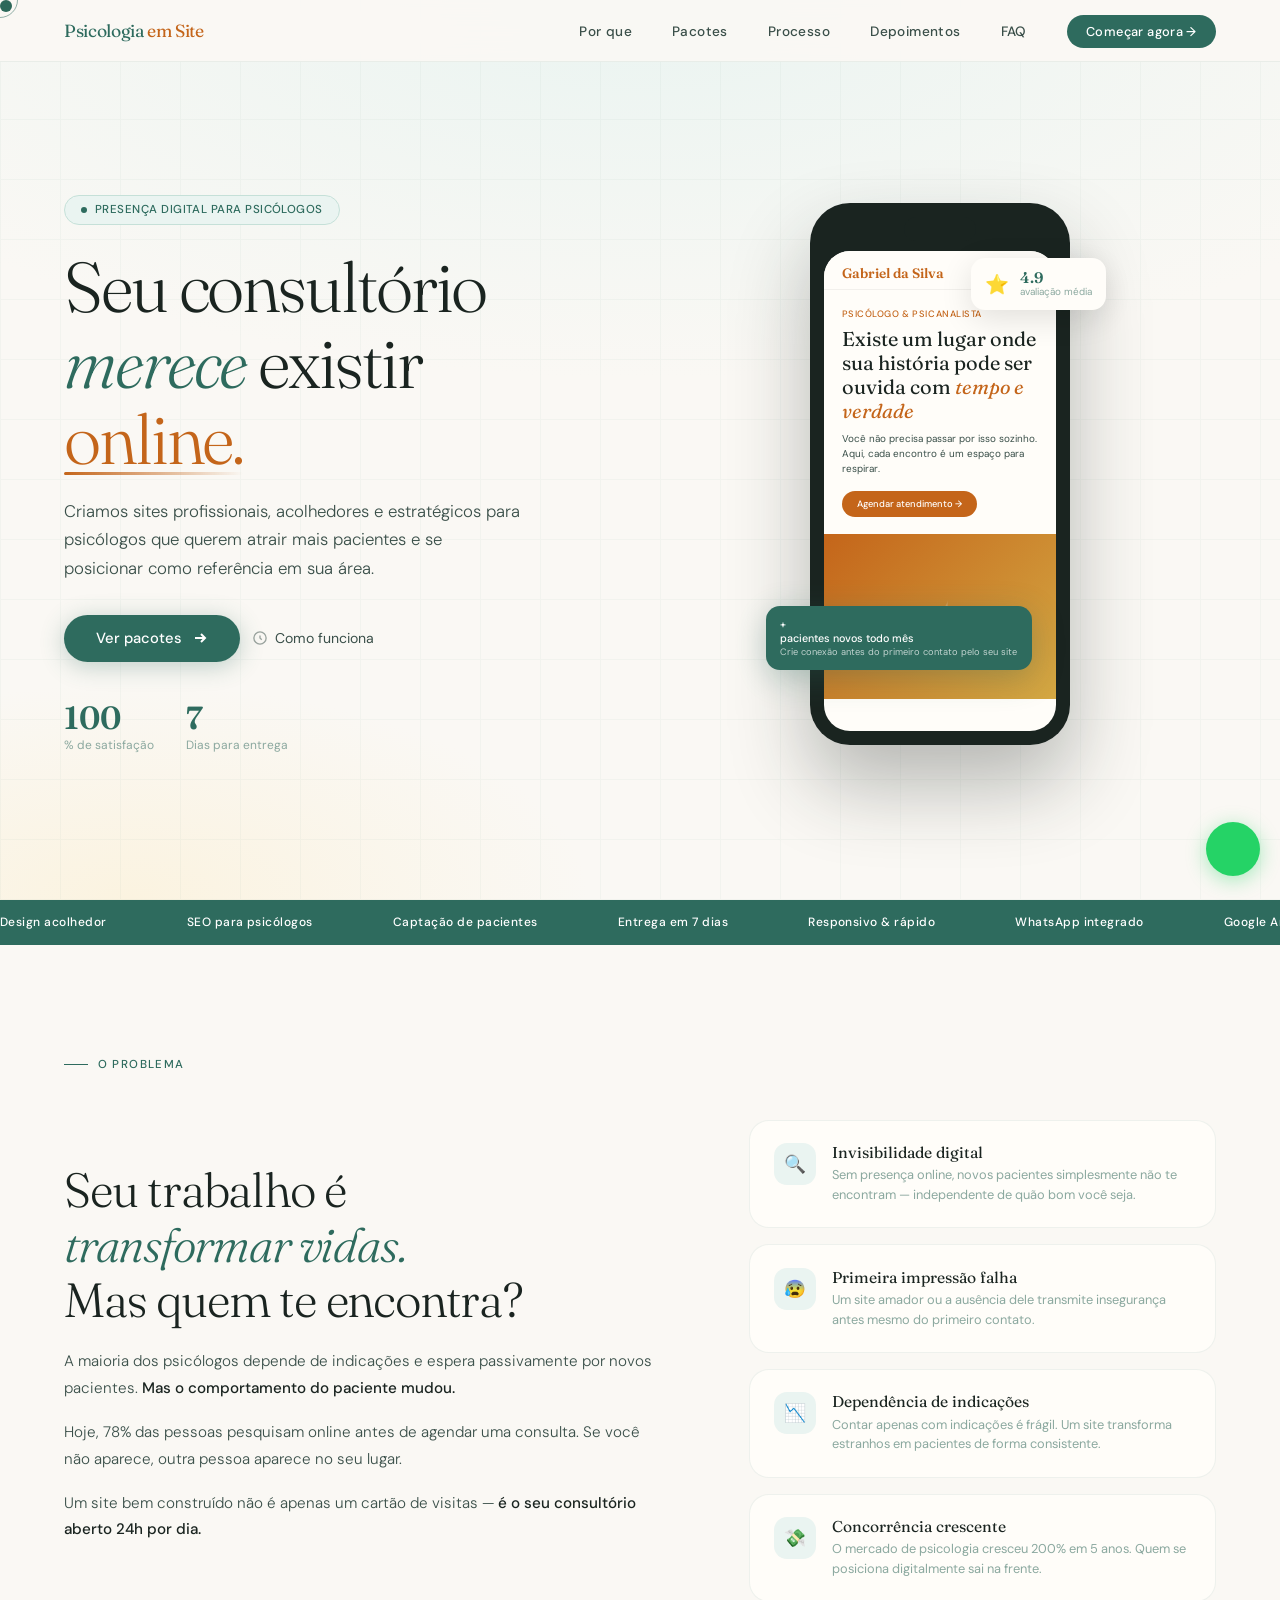
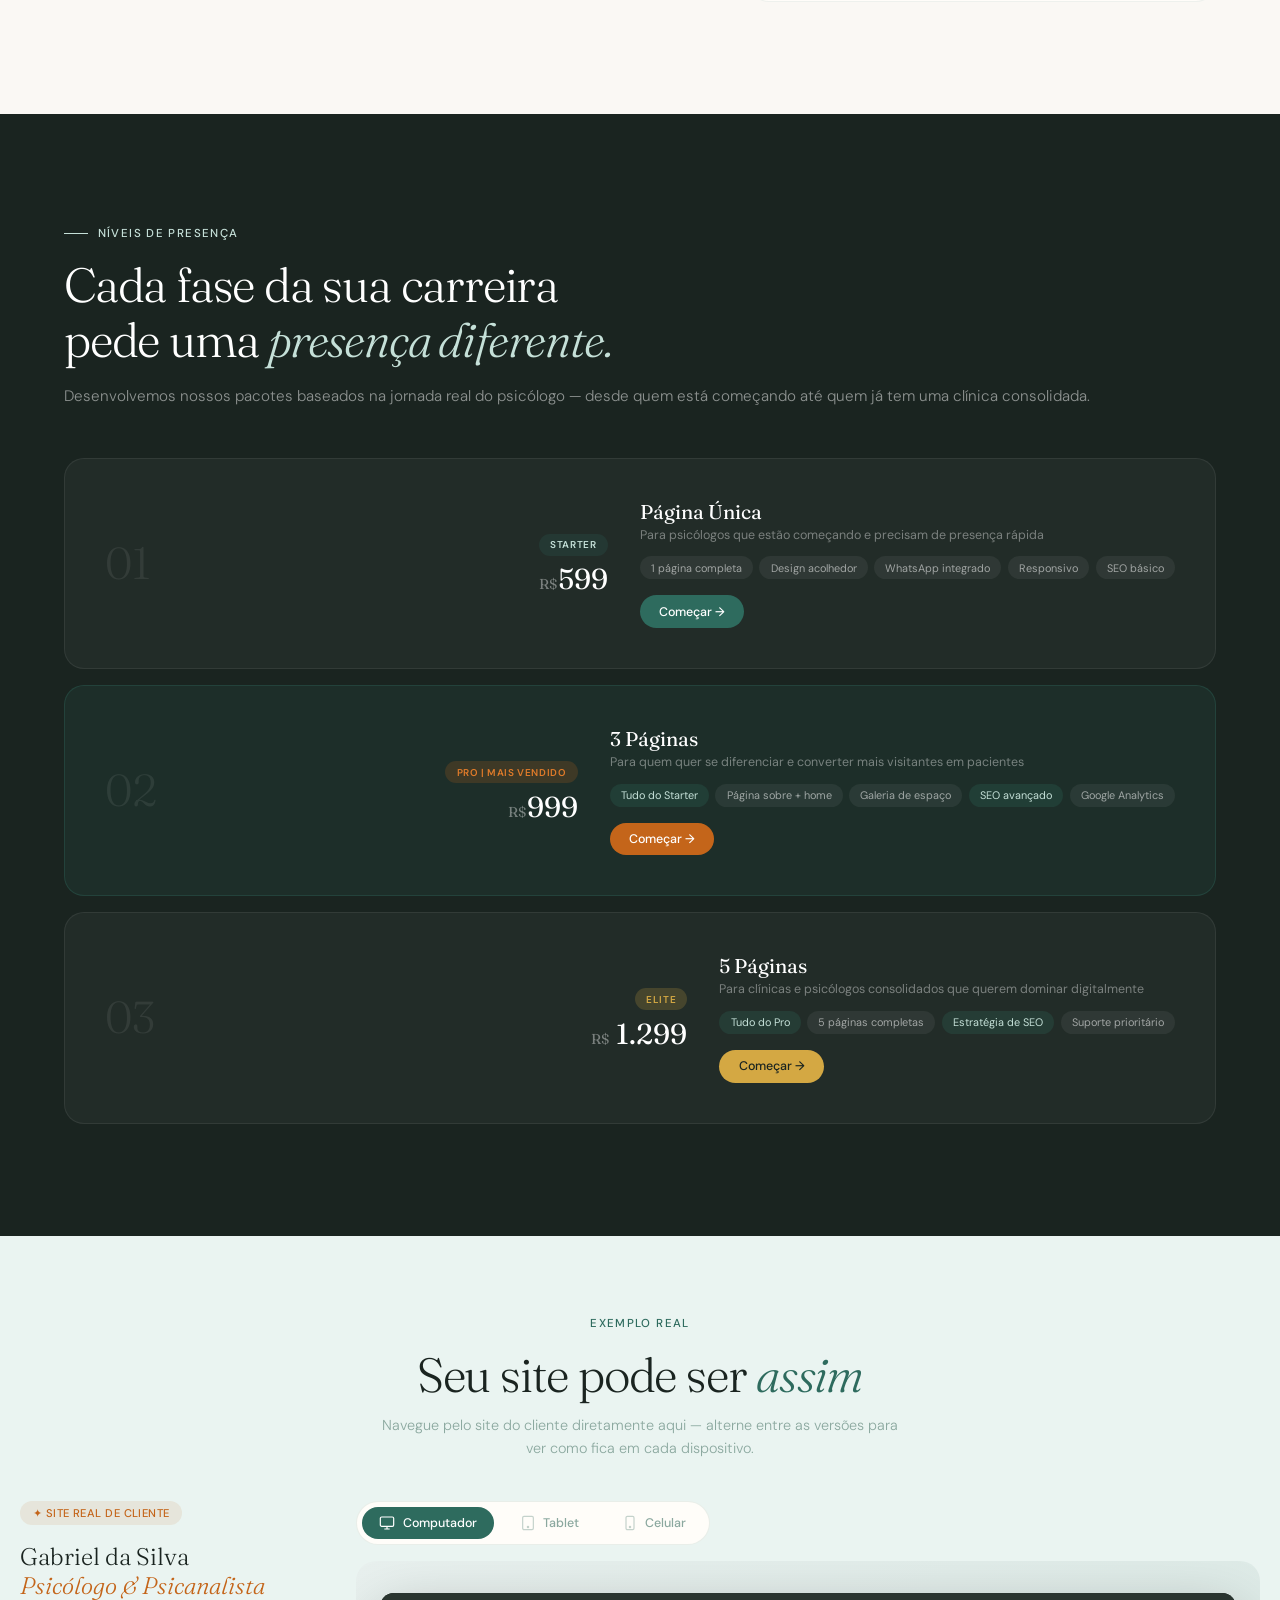
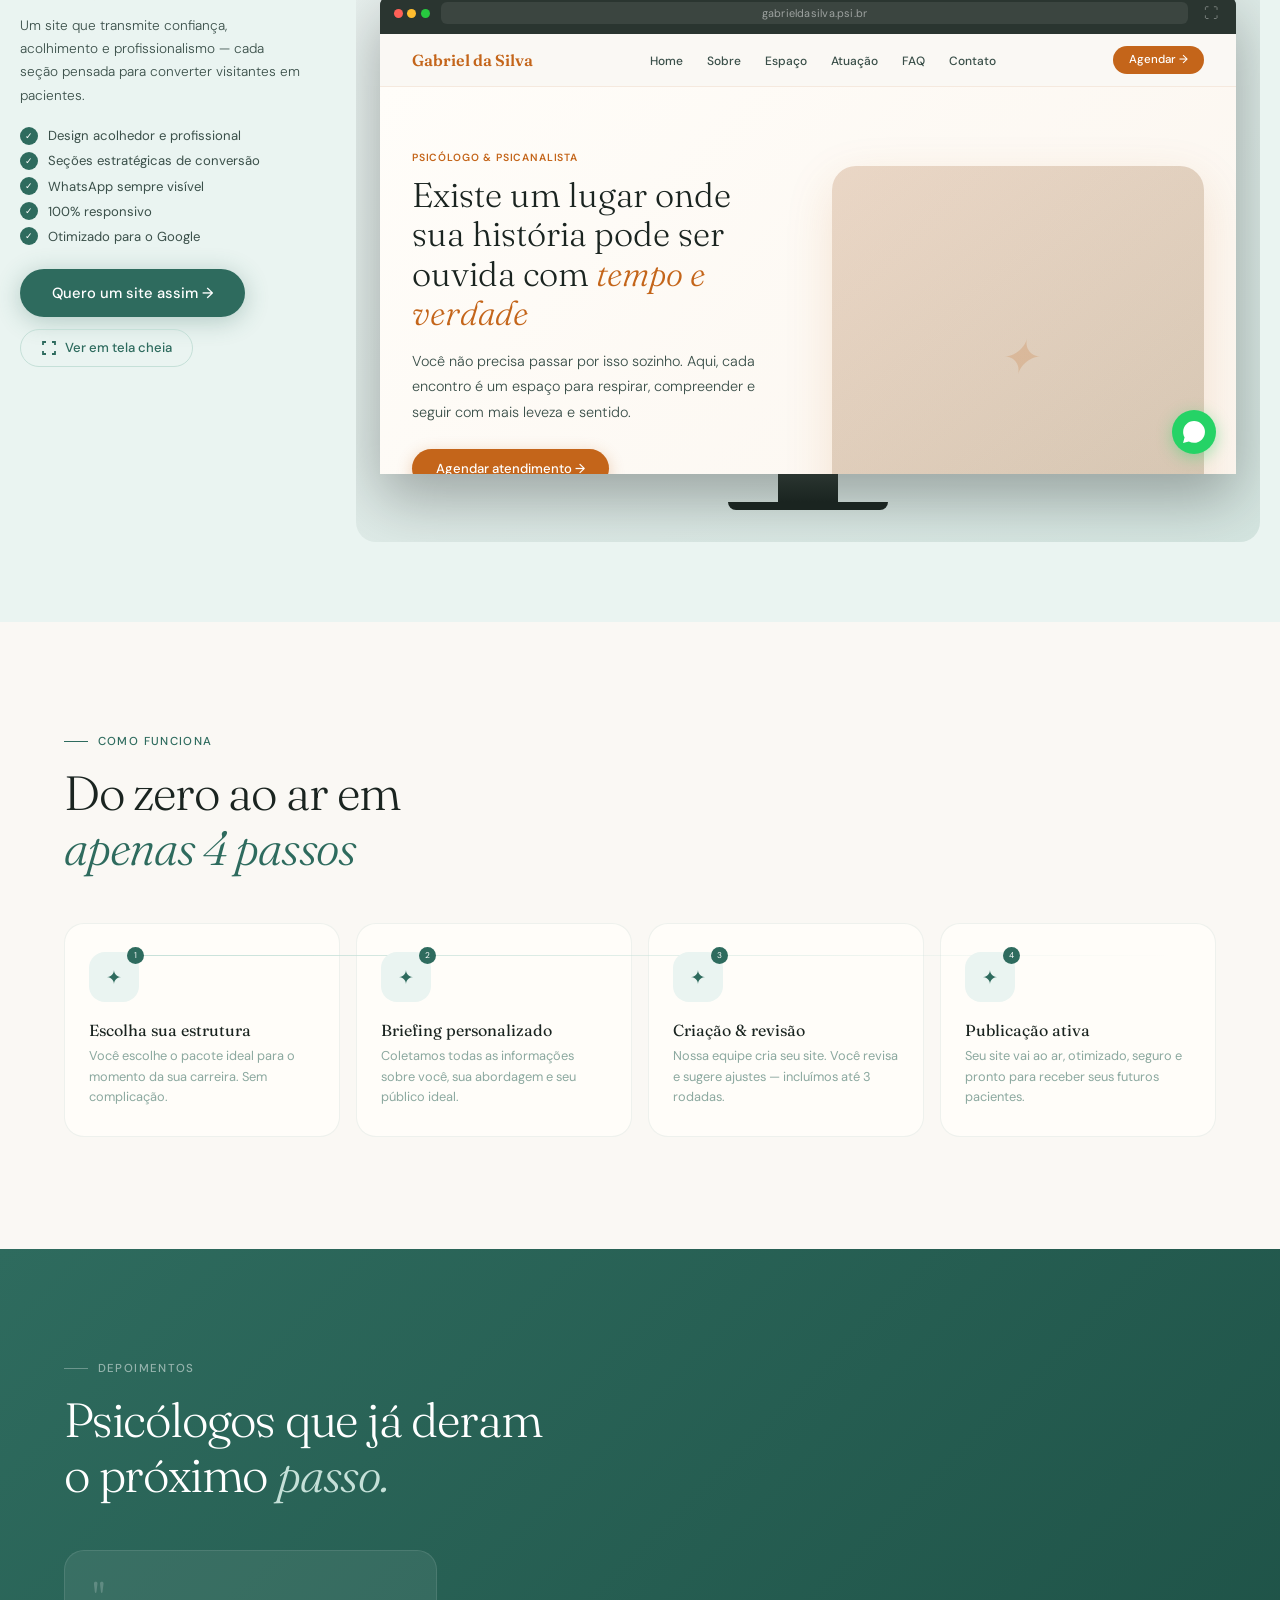
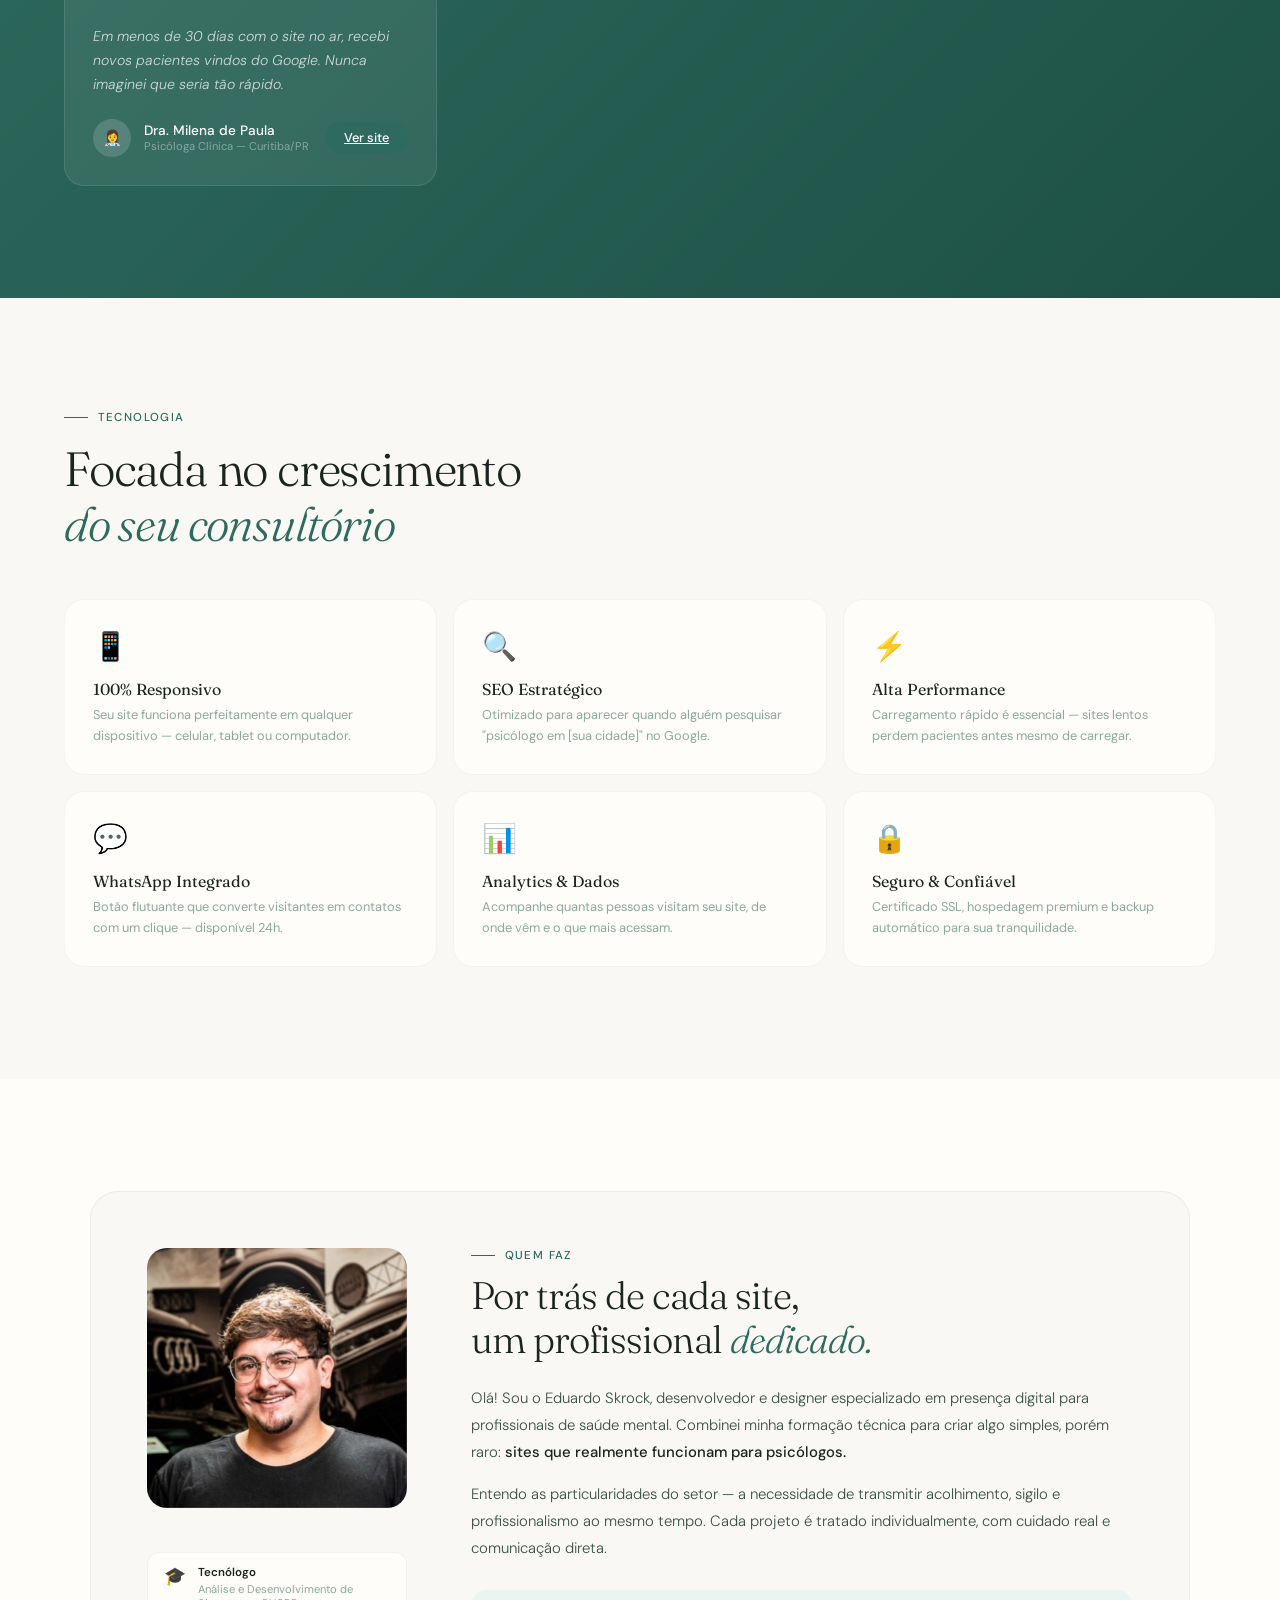
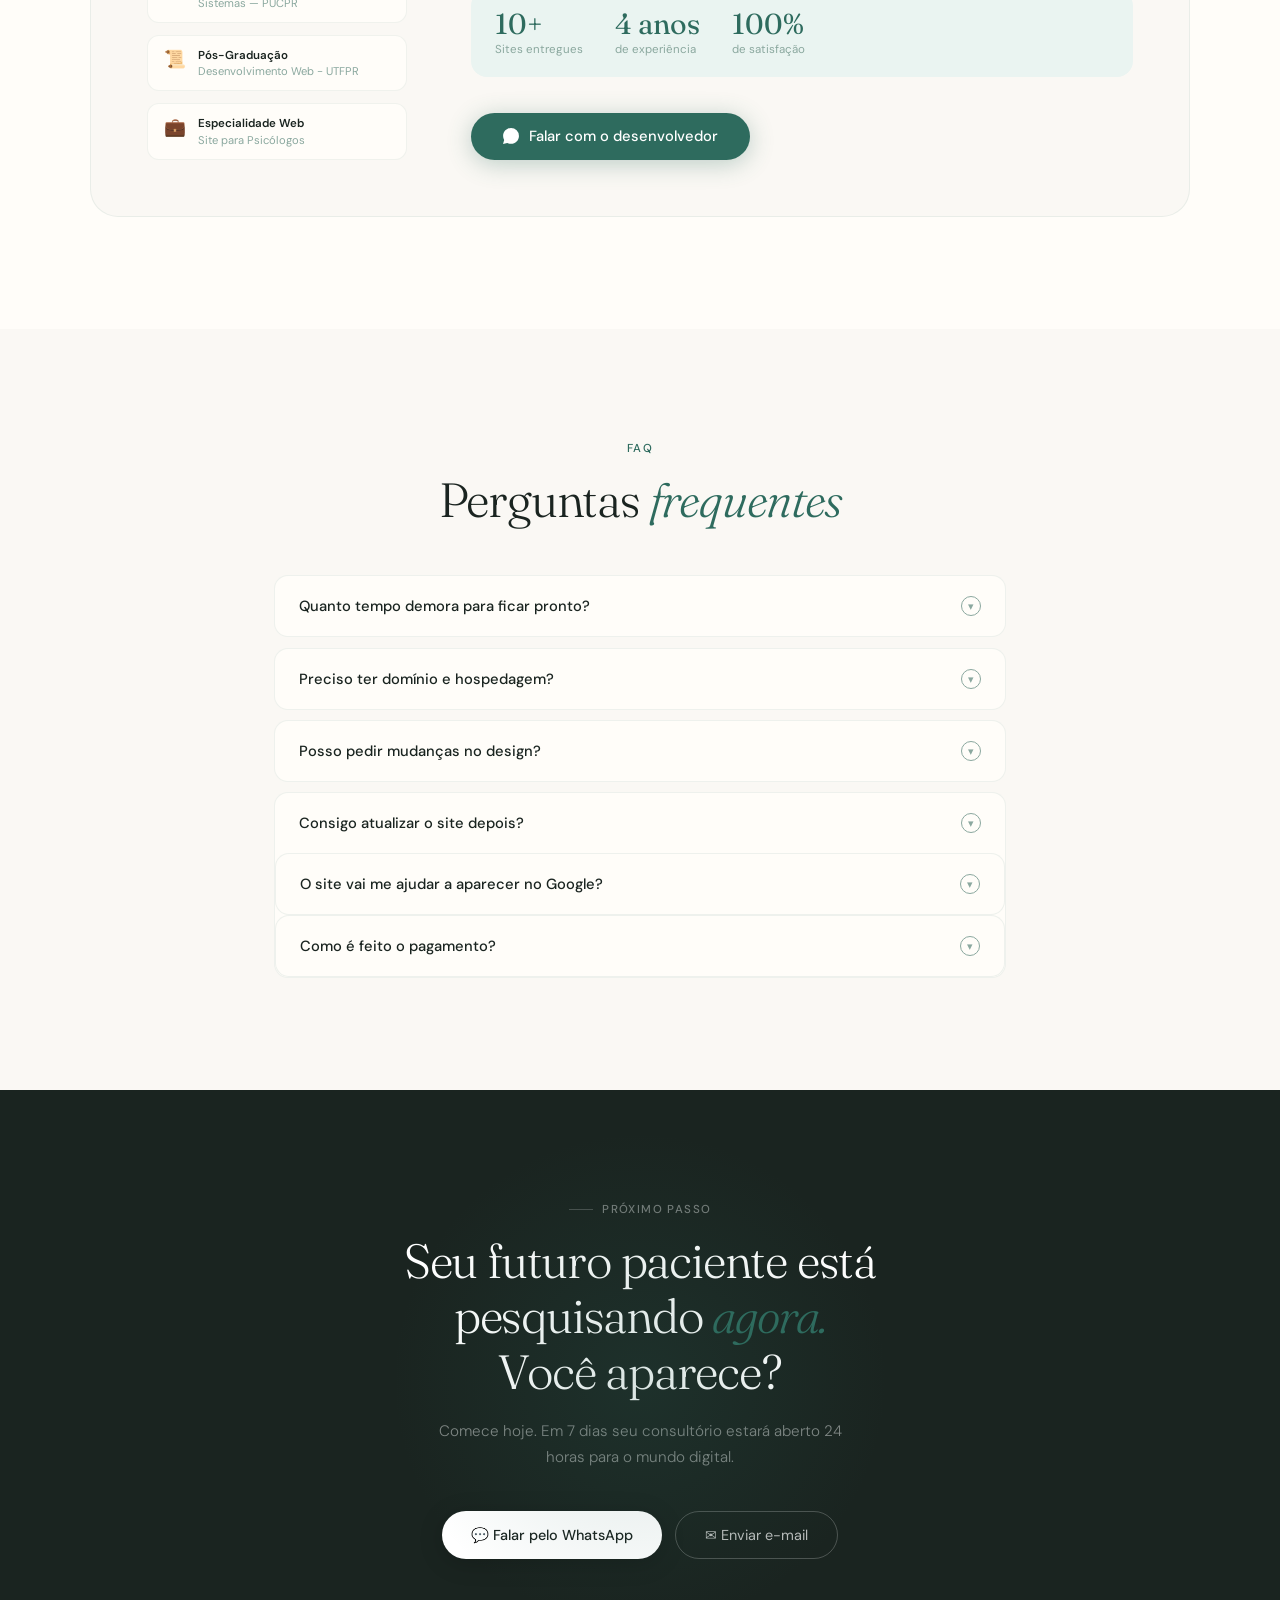
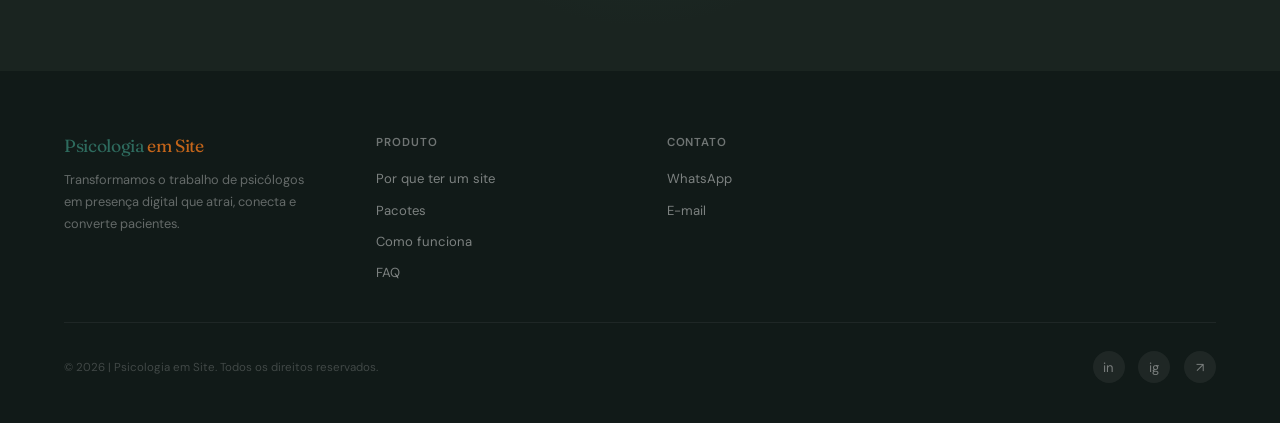
<file: index.html>
<!DOCTYPE html>
<html lang="pt-BR">
<head>
  <meta charset="UTF-8" />
  <meta name="viewport" content="width=device-width, initial-scale=1.0" />
  <meta name="description" content="Sites profissionais para psicólogos a valores acessíveis com entrega em até 7 dias. Atraia mais pacientes, construa sua presença digital e cresça seus agendamentos." />
  <title>Psicologia em Site — Presença Digital para Psicólogos</title>

  <!-- Fonts -->
  <link rel="preconnect" href="https://fonts.googleapis.com" />
  <link rel="preconnect" href="https://fonts.gstatic.com" crossorigin />
  <link href="https://fonts.googleapis.com/css2?family=Fraunces:ital,opsz,wght@0,9..144,300;0,9..144,400;0,9..144,600;1,9..144,300;1,9..144,400&family=DM+Sans:ital,opsz,wght@0,9..40,300;0,9..40,400;0,9..40,500;1,9..40,300&display=swap" rel="stylesheet" />

  <!-- Stylesheet -->
  <link rel="stylesheet" href="style.css" />
</head>
<!-- Google tag (gtag.js) -->
<script async src="https://www.googletagmanager.com/gtag/js?id=G-TWQ5ZDWWMT"></script>
<script>
  window.dataLayer = window.dataLayer || [];
  function gtag(){dataLayer.push(arguments);}
  gtag('js', new Date());

  gtag('config', 'G-TWQ5ZDWWMT');
</script>
<body>

  <!-- Custom Cursor (desktop) -->
  <div id="cursor"></div>
  <div id="cursor-ring"></div>

  <!-- Scroll Progress -->
  <div class="scroll-progress" id="scrollProgress"></div>

  <!-- ══════════════════════════════
       NAV
  ══════════════════════════════ -->
  <nav id="nav">
    <a href="#" class="nav-logo">Psicologia <span>em Site</span></a>

    <!-- Desktop links -->
    <ul class="nav-links">
      <li><a href="#por-que">Por que</a></li>
      <li><a href="#pacotes">Pacotes</a></li>
      <li><a href="#processo">Processo</a></li>
      <li><a href="#depoimentos">Depoimentos</a></li>
      <li><a href="#faq">FAQ</a></li>
      <li><a href="#contato" class="nav-cta">Começar agora →</a></li>
    </ul>

    <!-- Mobile hamburger -->
    <button class="nav-hamburger" id="hamburger" aria-label="Abrir menu">
      <span></span><span></span><span></span>
    </button>
  </nav>

  <!-- Mobile drawer -->
  <nav class="nav-drawer" id="navDrawer" aria-label="Menu mobile">
    <a href="#por-que">Por que</a>
    <a href="#pacotes">Pacotes</a>
    <a href="#processo">Processo</a>
    <a href="#depoimentos">Depoimentos</a>
    <a href="#faq">FAQ</a>
    <a href="#contato" class="drawer-cta">Começar agora →</a>
  </nav>

  <!-- ══════════════════════════════
       HERO
  ══════════════════════════════ -->
  <section class="hero">
    <div class="hero-bg"></div>
    <div class="hero-lines"></div>

    <div class="hero-left">
      <div class="hero-tag">Presença digital para psicólogos</div>

      <h1>
        Seu consultório<br/>
        <em>merece</em> existir<br/>
        <span class="accent">online.</span>
      </h1>

      <p class="hero-sub">
        Criamos sites profissionais, acolhedores e estratégicos para psicólogos que querem atrair mais pacientes e se posicionar como referência em sua área.
      </p>

      <div class="hero-actions">
        <a href="#pacotes" class="btn-primary">
          Ver pacotes
          <svg viewBox="0 0 16 16" fill="none" stroke="currentColor" stroke-width="2">
            <path d="M3 8h10M9 4l4 4-4 4"/>
          </svg>
        </a>
        <a href="#processo" class="btn-ghost">
          <svg viewBox="0 0 16 16" fill="none" stroke="currentColor" stroke-width="1.5">
            <circle cx="8" cy="8" r="7"/><path d="M8 5v3l2 2"/>
          </svg>
          Como funciona
        </a>
      </div>

      <div class="hero-stats">
        <div class="stat">
          <div class="stat-num count-up" data-target="100">0</div>
          <div class="stat-label">% de satisfação</div>
        </div>
        <div class="stat">
          <div class="stat-num count-up" data-target="7">0</div>
          <div class="stat-label">Dias para entrega</div>
        </div>
      </div>
    </div>

    <!-- Phone mockup (desktop only) -->
    <div class="hero-right">
      <div class="phone-mockup">
        <div class="phone-notch"></div>
        <div class="phone-screen">
          <div class="phone-header">
            <div class="phone-logo">Gabriel da Silva</div>
          </div>
          <div class="phone-hero-section">
            <div class="phone-tag-small">Psicólogo &amp; Psicanalista</div>
            <div class="phone-headline">
              Existe um lugar onde sua história pode ser ouvida com <em>tempo e verdade</em>
            </div>
            <div class="phone-sub-text">
              Você não precisa passar por isso sozinho. Aqui, cada encontro é um espaço para respirar.
            </div>
            <div class="phone-cta-btn">Agendar atendimento →</div>
          </div>
          <div class="phone-bottom-img">✦</div>
        </div>
        <div class="phone-floating-badge">
          <div class="badge-icon">⭐</div>
          <div class="badge-text">
            <div class="badge-num">4.9</div>
            <div class="badge-label">avaliação média</div>
          </div>
        </div>
        <div class="phone-floating-badge2">
          <div class="badge2-label">+<br/>pacientes novos todo mês</div>
          <div class="badge2-sub">Crie conexão antes do primeiro contato pelo seu site</div>
        </div>
      </div>
    </div>
  </section>

  <!-- ══════════════════════════════
       MARQUEE
  ══════════════════════════════ -->
  <div class="marquee-section">
    <div class="marquee-track" id="marqueeTrack">
      <div class="marquee-item"><strong>Design acolhedor</strong></div>
      <div class="marquee-dot"></div>
      <div class="marquee-item"><strong>SEO para psicólogos</strong></div>
      <div class="marquee-dot"></div>
      <div class="marquee-item"><strong>Captação de pacientes</strong></div>
      <div class="marquee-dot"></div>
      <div class="marquee-item"><strong>Entrega em 7 dias</strong></div>
      <div class="marquee-dot"></div>
      <div class="marquee-item"><strong>Responsivo &amp; rápido</strong></div>
      <div class="marquee-dot"></div>
      <div class="marquee-item"><strong>WhatsApp integrado</strong></div>
      <div class="marquee-dot"></div>
      <div class="marquee-item"><strong>Google Analytics</strong></div>
      <div class="marquee-dot"></div>
      <!-- Duplicate for seamless loop -->
      <div class="marquee-item"><strong>Design acolhedor</strong></div>
      <div class="marquee-dot"></div>
      <div class="marquee-item"><strong>SEO para psicólogos</strong></div>
      <div class="marquee-dot"></div>
      <div class="marquee-item"><strong>Captação de pacientes</strong></div>
      <div class="marquee-dot"></div>
      <div class="marquee-item"><strong>Entrega em 7 dias</strong></div>
      <div class="marquee-dot"></div>
      <div class="marquee-item"><strong>Responsivo &amp; rápido</strong></div>
      <div class="marquee-dot"></div>
      <div class="marquee-item"><strong>WhatsApp integrado</strong></div>
      <div class="marquee-dot"></div>
      <div class="marquee-item"><strong>Google Analytics</strong></div>
      <div class="marquee-dot"></div>
    </div>
  </div>

  <!-- ══════════════════════════════
       PROBLEM
  ══════════════════════════════ -->
  <section id="por-que">
    <div class="problem-section">
      <div class="section-tag">O problema</div>

      <div class="problem-grid">
        <div>
          <h2 class="section-title reveal">
            Seu trabalho é<br/>
            <em>transformar vidas.</em><br/>
            Mas quem te encontra?
          </h2><br>
          <div class="problem-text reveal reveal-delay-1">
            <p>A maioria dos psicólogos depende de indicações e espera passivamente por novos pacientes. <strong>Mas o comportamento do paciente mudou.</strong></p>
            <p>Hoje, 78% das pessoas pesquisam online antes de agendar uma consulta. Se você não aparece, outra pessoa aparece no seu lugar.</p>
            <p>Um site bem construído não é apenas um cartão de visitas — <strong>é o seu consultório aberto 24h por dia.</strong></p>
          </div>
        </div>

        <div class="problem-cards">
          <div class="problem-card reveal">
            <div class="problem-card-icon">🔍</div>
            <div>
              <h4>Invisibilidade digital</h4>
              <p>Sem presença online, novos pacientes simplesmente não te encontram — independente de quão bom você seja.</p>
            </div>
          </div>
          <div class="problem-card reveal reveal-delay-1">
            <div class="problem-card-icon">😰</div>
            <div>
              <h4>Primeira impressão falha</h4>
              <p>Um site amador ou a ausência dele transmite insegurança antes mesmo do primeiro contato.</p>
            </div>
          </div>
          <div class="problem-card reveal reveal-delay-2">
            <div class="problem-card-icon">📉</div>
            <div>
              <h4>Dependência de indicações</h4>
              <p>Contar apenas com indicações é frágil. Um site transforma estranhos em pacientes de forma consistente.</p>
            </div>
          </div>
          <div class="problem-card reveal reveal-delay-3">
            <div class="problem-card-icon">💸</div>
            <div>
              <h4>Concorrência crescente</h4>
              <p>O mercado de psicologia cresceu 200% em 5 anos. Quem se posiciona digitalmente sai na frente.</p>
            </div>
          </div>
        </div>
      </div>
    </div>
  </section>

  <!-- ══════════════════════════════
       STORY / LEVELS
  ══════════════════════════════ -->
  <section class="story-section" id="pacotes">
    <div style="max-width:1300px;margin:0 auto;">
      <div class="section-tag reveal">Níveis de presença</div>
      <h2 class="section-title reveal reveal-delay-1">
        Cada fase da sua carreira<br/>
        pede uma <em>presença diferente.</em>
      </h2>
      <p class="story-intro reveal reveal-delay-2">
        Desenvolvemos nossos pacotes baseados na jornada real do psicólogo — desde quem está começando até quem já tem uma clínica consolidada.
      </p>

      <div class="levels-container">

        <div class="level-card level-starter reveal">
          <div class="level-top">
            <div class="level-number">01</div>
            <div class="level-price-col">
              <div class="level-badge badge-starter">Starter</div>
              <div class="level-price"><span>R$</span>599</div>
            </div>
          </div>
          <div class="level-info">
            <h3>Página Única</h3>
            <div class="level-subtitle">Para psicólogos que estão começando e precisam de presença rápida</div>
            <div class="level-features">
              <span class="level-feat">1 página completa</span>
              <span class="level-feat">Design acolhedor</span>
              <span class="level-feat">WhatsApp integrado</span>
              <span class="level-feat">Responsivo</span>
              <span class="level-feat">SEO básico</span>
            </div>
            <a href="https://wa.me/5541988707816?text=Olá!%20Tenho%20interesse%20no%20pacote%20Starter%20(Página%20Única)" class="level-cta-btn cta-sage" target="_blank" rel="noopener">
              Começar →
            </a>
          </div>
        </div>

        <div class="level-card level-pro featured reveal reveal-delay-1">
          <div class="level-top">
            <div class="level-number">02</div>
            <div class="level-price-col">
              <div class="level-badge badge-pro">PRO | Mais vendido</div>
              <div class="level-price"><span>R$</span>999</div>
            </div>
          </div>
          <div class="level-info">
            <h3>3 Páginas</h3>
            <div class="level-subtitle">Para quem quer se diferenciar e converter mais visitantes em pacientes</div>
            <div class="level-features">
              <span class="level-feat highlight">Tudo do Starter</span>
              <span class="level-feat">Página sobre + home</span>
              <span class="level-feat">Galeria de espaço</span>
              <span class="level-feat highlight">SEO avançado</span>
              <span class="level-feat">Google Analytics</span>
            </div>
            <a href="https://wa.me/5541988707816?text=Olá!%20Tenho%20interesse%20no%20pacote%20Pro%20(2%20Páginas)" class="level-cta-btn cta-clay" target="_blank" rel="noopener">
              Começar →
            </a>
          </div>
        </div>

        <div class="level-card level-elite reveal reveal-delay-2">
          <div class="level-top">
            <div class="level-number">03</div>
            <div class="level-price-col">
              <div class="level-badge badge-elite">Elite</div>
              <div class="level-price"><span>R$</span> 1.299</div>
            </div>
          </div>
          <div class="level-info">
            <h3>5 Páginas</h3>
            <div class="level-subtitle">Para clínicas e psicólogos consolidados que querem dominar digitalmente</div>
            <div class="level-features">
              <span class="level-feat highlight">Tudo do Pro</span>
              <span class="level-feat">5 páginas completas</span>
              <span class="level-feat highlight">Estratégia de SEO</span>
              <span class="level-feat">Suporte prioritário</span>
            </div>
            <a href="https://wa.me/5541988707816?text=Olá!%20Tenho%20interesse%20no%20pacote%20Elite%20(5%20Páginas)" class="level-cta-btn cta-gold" target="_blank" rel="noopener">
              Começar →
            </a>
          </div>
        </div>

      </div>
    </div>
  </section>

  <!-- ══════════════════════════════
       PREVIEW (interactive device switcher)
  ══════════════════════════════ -->
  <section class="preview-section" id="preview">
    <div class="preview-inner">

      <!-- Header -->
      <div class="preview-header">
        <div class="section-tag">Exemplo real</div>
        <h2 class="section-title reveal">Seu site pode ser <em>assim</em></h2>
        <p class="preview-subtitle reveal reveal-delay-1">Navegue pelo site do cliente diretamente aqui — alterne entre as versões para ver como fica em cada dispositivo.</p>
      </div>

      <!-- Left text col + Device viewer -->
      <div class="preview-wrap reveal">

        <!-- Info column -->
        <div class="preview-info">
          <div class="preview-badge">✦ Site real de cliente</div>
          <h3 class="preview-name">Gabriel da Silva<br/><em>Psicólogo &amp; Psicanalista</em></h3>
          <p class="preview-desc">Um site que transmite confiança, acolhimento e profissionalismo — cada seção pensada para converter visitantes em pacientes.</p>
          <div class="preview-pill-list">
            <div class="preview-pill">Design acolhedor e profissional</div>
            <div class="preview-pill">Seções estratégicas de conversão</div>
            <div class="preview-pill">WhatsApp sempre visível</div>
            <div class="preview-pill">100% responsivo</div>
            <div class="preview-pill">Otimizado para o Google</div>
          </div>
          <div class="preview-info-actions">
            <a href="https://wa.me/5541988707816?text=Olá!%20Quero%20um%20site%20assim%20para%20meu%20consultório" class="btn-primary" target="_blank" rel="noopener">
              Quero um site assim →
            </a>
            <button class="btn-expand-modal" id="btnExpandModal">
              <svg width="16" height="16" viewBox="0 0 16 16" fill="none" stroke="currentColor" stroke-width="1.8"><path d="M2 5V2h3M11 2h3v3M14 11v3h-3M5 14H2v-3"/></svg>
              Ver em tela cheia
            </button>
          </div>
        </div>

        <!-- Device viewer column -->
        <div class="device-viewer-col">

          <!-- Device toggle buttons -->
          <div class="device-tabs">
            <button class="device-tab active" data-device="desktop">
              <svg width="16" height="16" viewBox="0 0 24 24" fill="none" stroke="currentColor" stroke-width="1.8"><rect x="2" y="3" width="20" height="14" rx="2"/><path d="M8 21h8M12 17v4"/></svg>
              Computador
            </button>
            <button class="device-tab" data-device="tablet">
              <svg width="16" height="16" viewBox="0 0 24 24" fill="none" stroke="currentColor" stroke-width="1.8"><rect x="4" y="2" width="16" height="20" rx="2"/><circle cx="12" cy="18" r="1"/></svg>
              Tablet
            </button>
            <button class="device-tab" data-device="mobile">
              <svg width="16" height="16" viewBox="0 0 24 24" fill="none" stroke="currentColor" stroke-width="1.8"><rect x="6" y="2" width="12" height="20" rx="2"/><circle cx="12" cy="18" r="1"/></svg>
              Celular
            </button>
          </div>

          <!-- Device frame -->
          <div class="device-stage" id="deviceStage">

            <!-- DESKTOP frame -->
            <div class="device-frame df-desktop active" id="dfDesktop">
              <div class="df-desktop-outer">
                <div class="df-desktop-screen">
                  <div class="df-browser-bar">
                    <div class="df-dots"><span></span><span></span><span></span></div>
                    <div class="df-url">gabrieldasilva.psi.br</div>
                    <div class="df-expand-btn" id="desktopExpandBtn" title="Expandir">⛶</div>
                  </div>
                  <div class="df-iframe-wrap">
                    <iframe id="iframeDesktop" src="demo/index.html" scrolling="yes" title="Site Gabriel da Silva — Desktop"></iframe>
                  </div>
                </div>
                <div class="df-desktop-stand"></div>
                <div class="df-desktop-base"></div>
              </div>
            </div>

            <!-- TABLET frame -->
            <div class="device-frame df-tablet" id="dfTablet">
              <div class="df-tablet-outer">
                <div class="df-tablet-camera"></div>
                <div class="df-tablet-screen">
                  <iframe id="iframeTablet" src="" scrolling="yes" title="Site Gabriel da Silva — Tablet"></iframe>
                </div>
                <div class="df-tablet-btn"></div>
              </div>
            </div>

            <!-- MOBILE frame -->
            <div class="device-frame df-mobile" id="dfMobile">
              <div class="df-mobile-outer">
                <div class="df-mobile-notch"></div>
                <div class="df-mobile-screen">
                  <iframe id="iframeMobile" src="" scrolling="yes" title="Site Gabriel da Silva — Mobile"></iframe>
                </div>
                <div class="df-mobile-bar">
                  <div class="df-home-indicator"></div>
                </div>
              </div>
            </div>

          </div><!-- /device-stage -->
        </div><!-- /device-viewer-col -->
      </div><!-- /preview-wrap -->
    </div><!-- /preview-inner -->
  </section>

  <!-- ══════════════════════════════
       FULLSCREEN MODAL
  ══════════════════════════════ -->
  <div class="preview-modal" id="previewModal" role="dialog" aria-modal="true" aria-label="Visualização em tela cheia">
    <div class="modal-overlay" id="modalOverlay"></div>
    <div class="modal-inner">
      <div class="modal-topbar">
        <div class="modal-dots"><span></span><span></span><span></span></div>
        <div class="modal-url">gabrieldasilva.psi.br</div>
        <div class="modal-device-tabs">
          <button class="modal-dtab active" data-mdevice="desktop">🖥 Desktop</button>
          <button class="modal-dtab" data-mdevice="tablet">📱 Tablet</button>
          <button class="modal-dtab" data-mdevice="mobile">📲 Celular</button>
        </div>
        <button class="modal-close" id="modalClose" aria-label="Fechar">✕</button>
      </div>
      <div class="modal-viewport" id="modalViewport">
        <div class="modal-device-wrap" id="modalDeviceWrap">
          <iframe id="iframeModal" src="" scrolling="yes" title="Visualização completa"></iframe>
        </div>
      </div>
    </div>
  </div>

  <!-- ══════════════════════════════
       PROCESS
  ══════════════════════════════ -->
  <section id="processo">
    <div class="process-section">
      <div class="process-header">
        <div class="section-tag reveal">Como funciona</div>
        <h2 class="section-title reveal reveal-delay-1">
          Do zero ao ar em<br/>
          <em>apenas 4 passos</em>
        </h2>
      </div>

      <div class="process-steps">
        <div class="process-step reveal">
          <div class="step-number" data-num="1">✦</div>
          <h4>Escolha sua estrutura</h4>
          <p>Você escolhe o pacote ideal para o momento da sua carreira. Sem complicação.</p>
        </div>
        <div class="process-step reveal reveal-delay-1">
          <div class="step-number" data-num="2">✦</div>
          <h4>Briefing personalizado</h4>
          <p>Coletamos todas as informações sobre você, sua abordagem e seu público ideal.</p>
        </div>
        <div class="process-step reveal reveal-delay-2">
          <div class="step-number" data-num="3">✦</div>
          <h4>Criação &amp; revisão</h4>
          <p>Nossa equipe cria seu site. Você revisa e sugere ajustes — incluímos até 3 rodadas.</p>
        </div>
        <div class="process-step reveal reveal-delay-3">
          <div class="step-number" data-num="4">✦</div>
          <h4>Publicação ativa</h4>
          <p>Seu site vai ao ar, otimizado, seguro e pronto para receber seus futuros pacientes.</p>
        </div>
      </div>
    </div>
  </section>

  <!-- ══════════════════════════════
       TESTIMONIALS
  ══════════════════════════════ -->
  <section class="testimonial-section" id="depoimentos">
    <div style="max-width:1300px;margin:0 auto;">
      <div class="section-tag reveal">Depoimentos</div>
      <h2 class="section-title reveal reveal-delay-1">
        Psicólogos que já deram<br/>
        o próximo <em>passo.</em>
      </h2>

      <div class="testimonial-grid">
        <div class="testimonial-card reveal">
          <div class="t-quote">"</div>
          <p class="t-text">Em menos de 30 dias com o site no ar, recebi novos pacientes vindos do Google. Nunca imaginei que seria tão rápido.</p>
          <div class="t-author">
            <div class="t-avatar">👩‍⚕️</div>
            <div>
              <div class="t-name">Dra. Milena de Paula</div>
              <div class="t-role">Psicóloga Clínica — Curitiba/PR</div>
            </div>
            <div class="t-stars">
              <a href="https://www.milenadepaulapsicologia.com.br/" class="nav-cta">Ver site</a>
            </div>
            

          </div>
        </div>
      </div>
    </div>
  </section>

  <!-- ══════════════════════════════
       TECH
  ══════════════════════════════ -->
  <section>
    <div class="tech-section">
      <div class="section-tag reveal">Tecnologia</div>
      <h2 class="section-title reveal reveal-delay-1">
        Focada no crescimento<br/>
        <em>do seu consultório</em>
      </h2>

      <div class="tech-grid">
        <div class="tech-card reveal">
          <div class="tech-icon">📱</div>
          <h4>100% Responsivo</h4>
          <p>Seu site funciona perfeitamente em qualquer dispositivo — celular, tablet ou computador.</p>
        </div>
        <div class="tech-card reveal reveal-delay-1">
          <div class="tech-icon">🔍</div>
          <h4>SEO Estratégico</h4>
          <p>Otimizado para aparecer quando alguém pesquisar "psicólogo em [sua cidade]" no Google.</p>
        </div>
        <div class="tech-card reveal reveal-delay-2">
          <div class="tech-icon">⚡</div>
          <h4>Alta Performance</h4>
          <p>Carregamento rápido é essencial — sites lentos perdem pacientes antes mesmo de carregar.</p>
        </div>
        <div class="tech-card reveal">
          <div class="tech-icon">💬</div>
          <h4>WhatsApp Integrado</h4>
          <p>Botão flutuante que converte visitantes em contatos com um clique — disponível 24h.</p>
        </div>
        <div class="tech-card reveal reveal-delay-1">
          <div class="tech-icon">📊</div>
          <h4>Analytics &amp; Dados</h4>
          <p>Acompanhe quantas pessoas visitam seu site, de onde vêm e o que mais acessam.</p>
        </div>
        <div class="tech-card reveal reveal-delay-2">
          <div class="tech-icon">🔒</div>
          <h4>Seguro &amp; Confiável</h4>
          <p>Certificado SSL, hospedagem premium e backup automático para sua tranquilidade.</p>
        </div>
      </div>
    </div>
  </section>
  <!-- ══════════════════════════════
       QUEM FAZ
  ══════════════════════════════ -->
  <section class="quemfaz-section" id="quemfaz">
    <div class="quemfaz-inner">

      <div class="quemfaz-card reveal">

        <!-- Photo side -->
        <div class="qf-photo-col">
        <img src="img/foto_desenvolvedor_psicologia_em_site_site_para_psicologos_brasil_.jpg" alt="">

          <!-- Credentials strip -->
          <div class="qf-creds">
            <div class="qf-cred">
              <div class="qf-cred-icon">🎓</div>
              <div>
                <div class="qf-cred-title">Tecnólogo</div>
                <div class="qf-cred-desc">Análise e Desenvolvimento de Sistemas — PUCPR</div>
              </div>
            </div>
            <div class="qf-cred">
              <div class="qf-cred-icon">📜</div>
              <div>
                <div class="qf-cred-title">Pós-Graduação</div>
                <div class="qf-cred-desc">Desenvolvimento Web - UTFPR</div>
              </div>
            </div>
            <div class="qf-cred">
              <div class="qf-cred-icon">💼</div>
              <div>
                <div class="qf-cred-title">Especialidade Web</div>
                <div class="qf-cred-desc">Site para Psicólogos</div>
              </div>
            </div>
          </div>
        </div>

        <!-- Text side -->
        <div class="qf-text-col">
          <div class="section-tag">Quem faz</div>
          <h2 class="section-title">
            Por trás de cada site,<br/>
            um profissional <em>dedicado.</em>
          </h2>
          <p class="qf-bio">
            Olá! Sou o Eduardo Skrock, desenvolvedor e designer especializado em presença digital para profissionais de saúde mental. Combinei minha formação técnica para criar algo simples, porém raro: <strong>sites que realmente funcionam para psicólogos.</strong>
          </p>
          <p class="qf-bio">
            Entendo as particularidades do setor — a necessidade de transmitir acolhimento, sigilo e profissionalismo ao mesmo tempo. Cada projeto é tratado individualmente, com cuidado real e comunicação direta.
          </p>

          <div class="qf-stats-row">
            <div class="qf-stat">
              <div class="qf-stat-num">10+</div>
              <div class="qf-stat-label">Sites entregues</div>
            </div>
            <div class="qf-stat">
              <div class="qf-stat-num">4 anos</div>
              <div class="qf-stat-label">de experiência</div>
            </div>
            <div class="qf-stat">
              <div class="qf-stat-num">100%</div>
              <div class="qf-stat-label">de satisfação</div>
            </div>
          </div>

          <a href="https://wa.me/5541988707816?text=Olá%20Eduardo!%20Vi%20seu%20portfólio%20e%20quero%20conversar%20sobre%20um%20site%20para%20meu%20consultório" class="btn-primary qf-cta" target="_blank" rel="noopener">
            <svg width="18" height="18" viewBox="0 0 24 24" fill="currentColor"><path d="M17.472 14.382c-.297-.149-1.758-.867-2.03-.967-.273-.099-.471-.148-.67.15-.197.297-.767.966-.94 1.164-.173.199-.347.223-.644.075-.297-.15-1.255-.463-2.39-1.475-.883-.788-1.48-1.761-1.653-2.059-.173-.297-.018-.458.13-.606.134-.133.298-.347.446-.52.149-.174.198-.298.298-.497.099-.198.05-.371-.025-.52-.075-.149-.669-1.612-.916-2.207-.242-.579-.487-.5-.669-.51a9.234 9.234 0 00-.57-.01c-.198 0-.52.074-.792.372-.272.297-1.04 1.016-1.04 2.479 0 1.462 1.065 2.875 1.213 3.074.149.198 2.096 3.2 5.077 4.487.709.306 1.262.489 1.694.625.712.227 1.36.195 1.871.118.571-.085 1.758-.719 2.006-1.413.248-.694.248-1.289.173-1.413-.074-.124-.272-.198-.57-.347z"/><path d="M12.05 0C5.495 0 .16 5.335.157 11.892c0 2.096.547 4.142 1.588 5.945L.057 24l6.305-1.654a11.882 11.882 0 005.683 1.448h.005c6.554 0 11.89-5.335 11.893-11.893A11.821 11.821 0 0020.463 3.48 11.815 11.815 0 0012.05 0z"/></svg>
            Falar com o desenvolvedor
          </a>
        </div>

      </div>
    </div>
  </section>

  <!-- ══════════════════════════════
       FAQ
  ══════════════════════════════ -->
  <section id="faq">
    <div class="faq-section">
      <div class="faq-header">
        <div class="section-tag">FAQ</div>
        <h2 class="section-title reveal">Perguntas <em>frequentes</em></h2>
      </div>

      <div class="faq-list">
        <div class="faq-item">
          <button class="faq-question">
            Quanto tempo demora para ficar pronto?
            <div class="faq-chevron">▾</div>
          </button>
          <div class="faq-answer">
            <div class="faq-answer-inner">
              O prazo padrão é de 7 dias úteis após recebermos todas as informações necessárias pelo briefing. Para o pacote Elite (5 páginas), o prazo pode ser de até 14 dias úteis dependendo da complexidade.
            </div>
          </div>
        </div>

        <div class="faq-item">
          <button class="faq-question">
            Preciso ter domínio e hospedagem?
            <div class="faq-chevron">▾</div>
          </button>
          <div class="faq-answer">
            <div class="faq-answer-inner">
              Não se preocupe com isso! Cuidamos de todo o processo técnico: domínio, hospedagem, certificado SSL e publicação. Você só precisa nos dizer o que quer e nós fazemos o resto. Sujeito a valor adicional.
            </div>
          </div>
        </div>

        <div class="faq-item">
          <button class="faq-question">
            Posso pedir mudanças no design?
            <div class="faq-chevron">▾</div>
          </button>
          <div class="faq-answer">
            <div class="faq-answer-inner">
              Sim! Todos os pacotes incluem pelo menos 1 rodada de revisão. O pacote Elite inclui 3 rodadas completas de revisão. Queremos que você fique 100% satisfeito com o resultado.
            </div>
          </div>
        </div>

        <div class="faq-item">
          <button class="faq-question">
            Consigo atualizar o site depois?
            <div class="faq-chevron">▾</div>
          </button>
          <div class="faq-answer">
            <div class="faq-answer-inner">
              Sim! É possível solicitar atualização de conteúdo. Se isso acontecer após a entrega do site, o orçamento é considerado de acordo com a tabela de manutenções.
          </div>
        </div>

        <div class="faq-item">
          <button class="faq-question">
            O site vai me ajudar a aparecer no Google?
            <div class="faq-chevron">▾</div>
          </button>
          <div class="faq-answer">
            <div class="faq-answer-inner">
              Todos os nossos sites são construídos com SEO (otimização para mecanismos de busca). Isso significa que o Google consegue encontrar e indexar seu site. Para resultados mais expressivos, o pacote Pro e Elite incluem estratégias avançadas de palavras-chave locais.
            </div>
          </div>
        </div>

        <div class="faq-item">
          <button class="faq-question">
            Como é feito o pagamento?
            <div class="faq-chevron">▾</div>
          </button>
          <div class="faq-answer">
            <div class="faq-answer-inner">
              Aceitamos PIX, cartão de crédito (em até 12x) e transferência bancária. O pagamento é único — sem mensalidades ou taxas escondidas. Para PIX e transferência bancária, cobramos 50% no início e 50% na entrega.
            </div>
          </div>
        </div>
      </div>
    </div>
  </section>

  <!-- ══════════════════════════════
       CTA FINAL
  ══════════════════════════════ -->
  <section class="cta-section" id="contato">
    <div class="cta-glow"></div>
    <div class="section-tag reveal">Próximo passo</div>
    <h2 class="section-title reveal reveal-delay-1">
      Seu futuro paciente está<br/>
      pesquisando <em>agora.</em><br/>
      Você aparece?
    </h2>
    <p class="cta-sub reveal reveal-delay-2">
      Comece hoje. Em 7 dias seu consultório estará aberto 24 horas para o mundo digital.
    </p>
    <div class="cta-actions reveal reveal-delay-3">
      <a href="https://wa.me/5541988707816?text=Olá!%20Quero%20um%20site%20para%20meu%20consultório%20de%20psicologia" class="btn-white" target="_blank" rel="noopener">
        💬 Falar pelo WhatsApp
      </a>
      <a href="mailto:psicologiaemsite@gmail.com?subject=Quero%20um%20site%20para%20meu%20consultório" class="btn-outline-white">
        ✉ Enviar e-mail
      </a>
    </div>
  </section>

  <!-- ══════════════════════════════
       FOOTER
  ══════════════════════════════ -->
  <footer>
    <div class="footer-inner">
      <div class="footer-top">
        <div class="footer-brand">
          <a href="#" class="nav-logo">Psicologia <span>em Site</span></a>
          <p>Transformamos o trabalho de psicólogos em presença digital que atrai, conecta e converte pacientes.</p>
        </div>
        <div class="footer-cols">
          <div class="footer-col">
            <h5>Produto</h5>
            <ul>
              <li><a href="#por-que">Por que ter um site</a></li>
              <li><a href="#pacotes">Pacotes</a></li>
              <li><a href="#processo">Como funciona</a></li>
              <li><a href="#faq">FAQ</a></li>
            </ul>
          </div>
          <div class="footer-col">
            <h5>Contato</h5>
            <ul>
              <li><a href="https://wa.me/5541988707816" target="_blank" rel="noopener">WhatsApp</a></li>
              <li><a href="mailto:psicologiaemsite@gmail.com">E-mail</a></li>
            </ul>
          </div>
        </div>
      </div>

      <div class="footer-bottom">
        <div class="footer-copy">© 2026 | Psicologia em Site. Todos os direitos reservados.</div>
        <div class="footer-social">
          <a href="#" class="social-link" aria-label="LinkedIn">in</a>
          <a href="#" class="social-link" aria-label="Instagram">ig</a>
          <a href="https://wa.me/5541988707816" class="social-link" target="_blank" rel="noopener" aria-label="WhatsApp">↗</a>
        </div>
      </div>
    </div>
  </footer>
  <script src="script.js"></script>

  <!-- Floating WhatsApp FAB -->
  <a href="https://wa.me/5541988707816?text=Olá!%20Quero%20um%20site%20para%20meu%20consultório" class="whatsapp-fab" target="_blank" rel="noopener" aria-label="Falar no WhatsApp">
    <svg viewBox="0 0 24 24" xmlns="http://www.w3.org/2000/svg">
      <path d="M17.472 14.382c-.297-.149-1.758-.867-2.03-.967-.273-.099-.471-.148-.67.15-.197.297-.767.966-.94 1.164-.173.199-.347.223-.644.075-.297-.15-1.255-.463-2.39-1.475-.883-.788-1.48-1.761-1.653-2.059-.173-.297-.018-.458.13-.606.134-.133.298-.347.446-.52.149-.174.198-.298.298-.497.099-.198.05-.371-.025-.52-.075-.149-.669-1.612-.916-2.207-.242-.579-.487-.5-.669-.51-.173-.008-.371-.01-.57-.01-.198 0-.52.074-.792.372-.272.297-1.04 1.016-1.04 2.479 0 1.462 1.065 2.875 1.213 3.074.149.198 2.096 3.2 5.077 4.487.709.306 1.262.489 1.694.625.712.227 1.36.195 1.871.118.571-.085 1.758-.719 2.006-1.413.248-.694.248-1.289.173-1.413-.074-.124-.272-.198-.57-.347m-5.421 7.403h-.004a9.87 9.87 0 01-5.031-1.378l-.361-.214-3.741.982.998-3.648-.235-.374a9.86 9.86 0 01-1.51-5.26c.001-5.45 4.436-9.884 9.888-9.884 2.64 0 5.122 1.03 6.988 2.898a9.825 9.825 0 012.893 6.994c-.003 5.45-4.437 9.884-9.885 9.884m8.413-18.297A11.815 11.815 0 0012.05 0C5.495 0 .16 5.335.157 11.892c0 2.096.547 4.142 1.588 5.945L.057 24l6.305-1.654a11.882 11.882 0 005.683 1.448h.005c6.554 0
  </a>
</body>
</file>
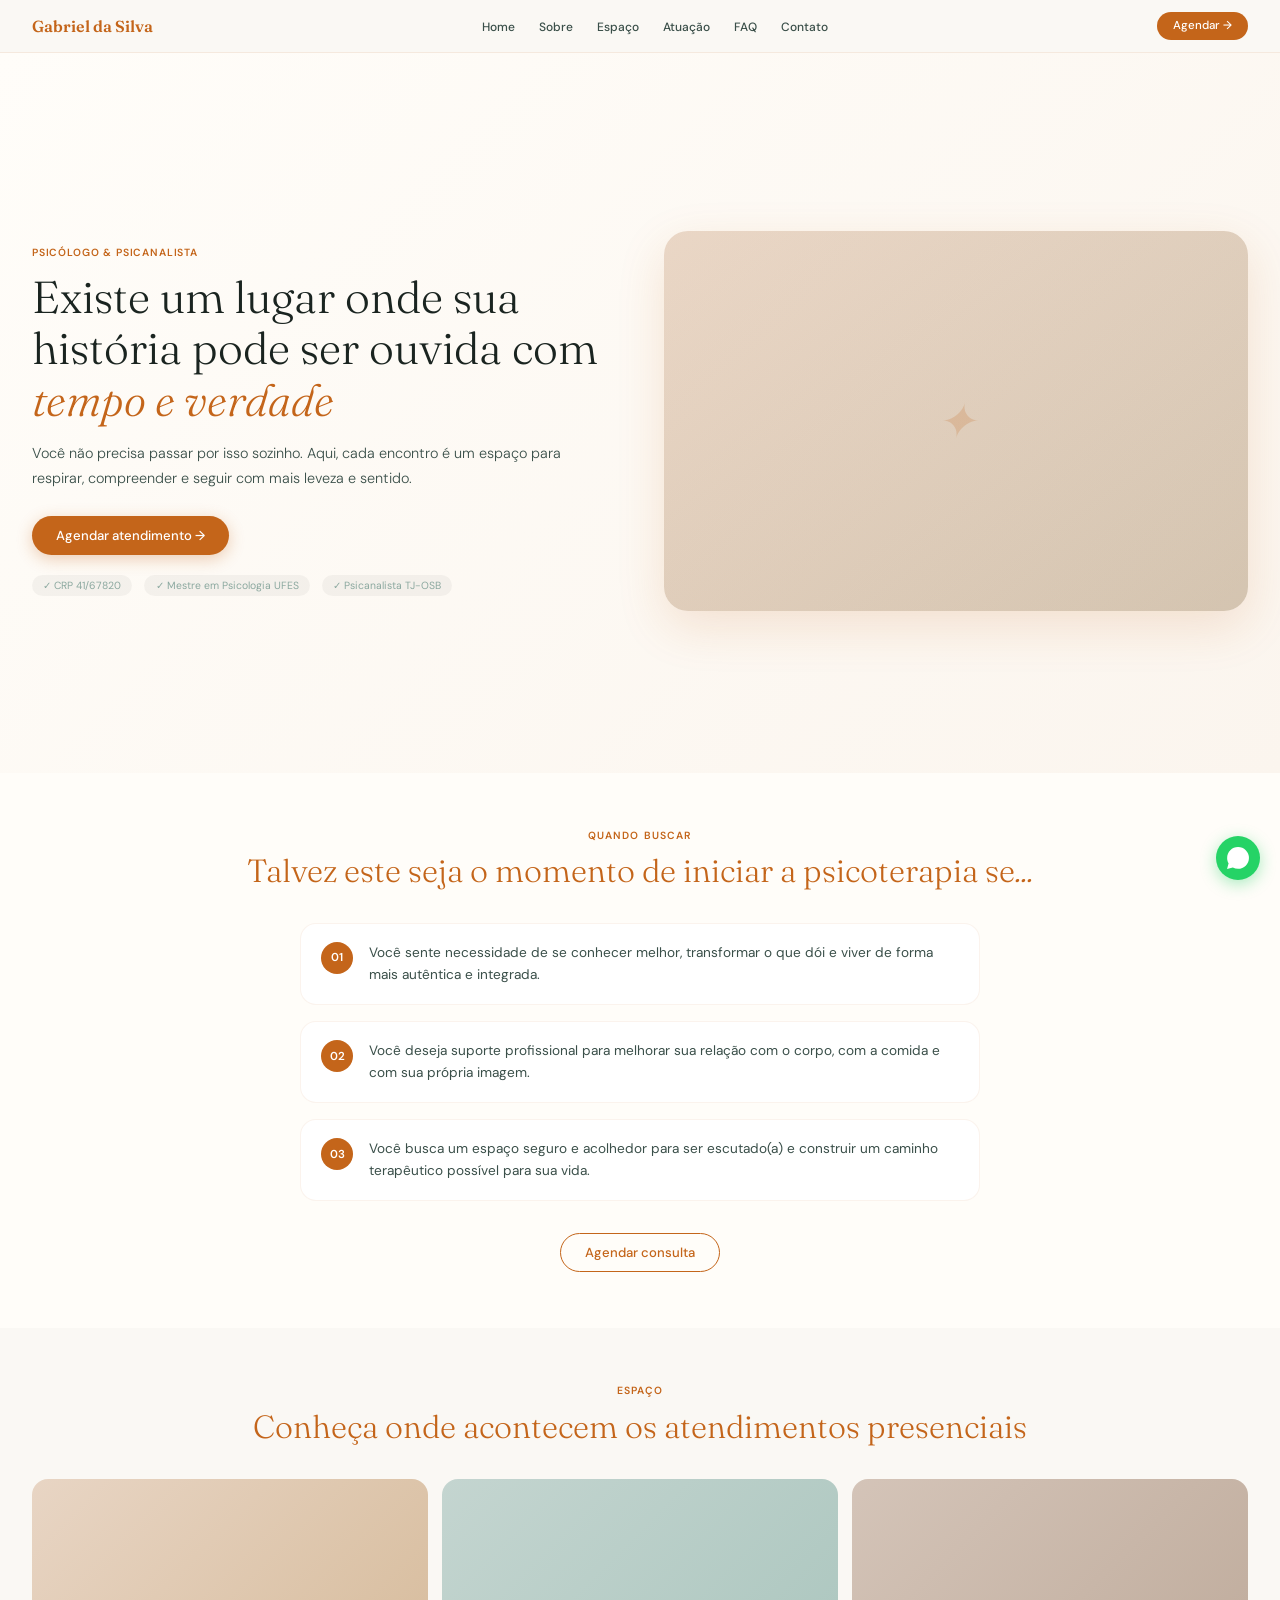
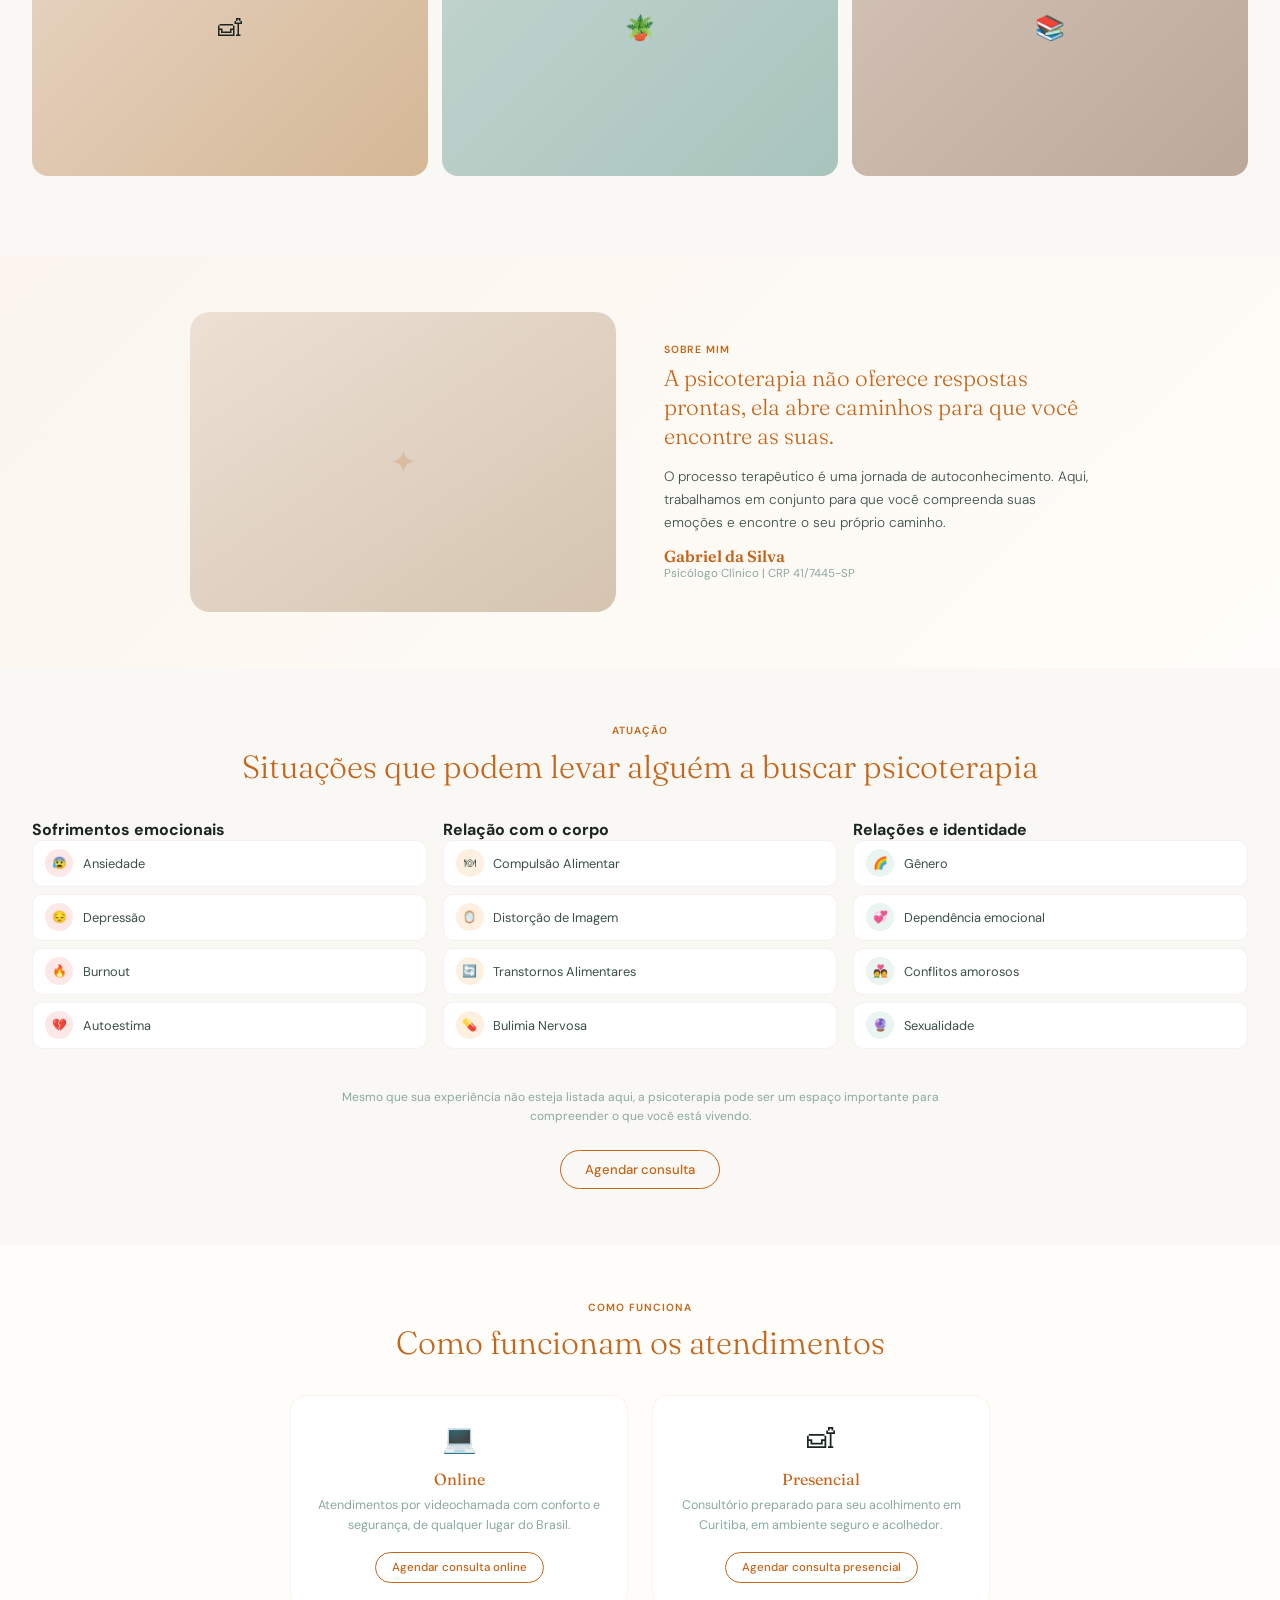
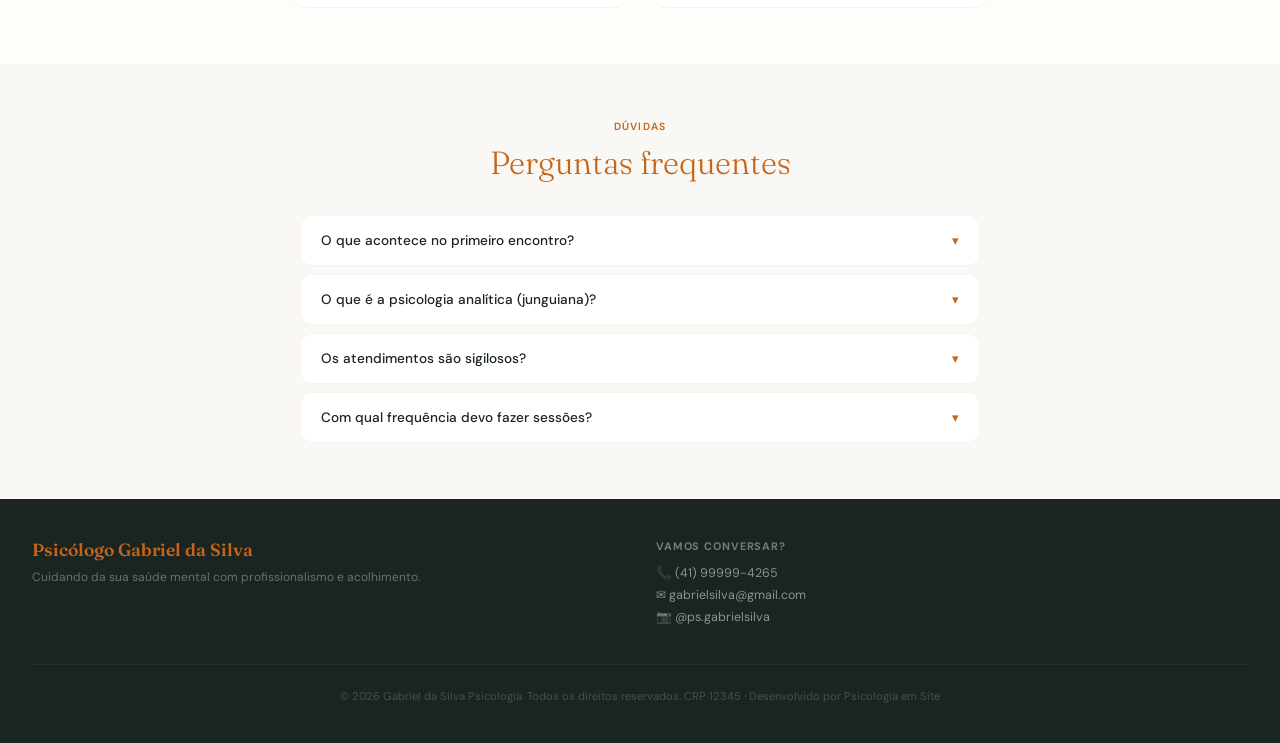
<file: demo/index.html>
<!DOCTYPE html>
<html lang="pt-BR">
<head>
  <meta charset="UTF-8"/>
  <meta name="viewport" content="width=device-width, initial-scale=1.0"/>
  <title>Gabriel da Silva — Psicólogo &amp; Psicanalista</title>
  <link rel="preconnect" href="https://fonts.googleapis.com"/>
  <link rel="preconnect" href="https://fonts.gstatic.com" crossorigin/>
  <link href="https://fonts.googleapis.com/css2?family=Fraunces:ital,opsz,wght@0,9..144,300;0,9..144,400;0,9..144,600;1,9..144,300;1,9..144,400&family=DM+Sans:opsz,wght@9..40,300;9..40,400;9..40,500&display=swap" rel="stylesheet"/>
  <style>
    *,*::before,*::after{margin:0;padding:0;box-sizing:border-box}
    :root{
      --clay:#C4651A;--clay-l:#E07B2A;
      --sage:#2E6B5E;--sage-l:#3D8A7A;--sage-p:#EAF4F1;--sage-m:#C5E0D8;
      --ink:#1A2420;--ink-l:#3A4F49;--mist:#8BA89F;
      --cream:#FAF8F4;--warm:#FFFDF9;--gold:#D4A843;
    }
    html{scroll-behavior:smooth;font-size:16px}
    body{font-family:'DM Sans',sans-serif;background:var(--cream);color:var(--ink);overflow-x:hidden}

    /* NAV */
    .g-nav{
      position:sticky;top:0;z-index:50;
      background:rgba(250,248,244,.95);backdrop-filter:blur(12px);
      border-bottom:1px solid rgba(196,101,26,.1);
      display:flex;align-items:center;justify-content:space-between;
      padding:.75rem 2rem;
    }
    .g-logo{font-family:'Fraunces',serif;font-size:1rem;color:var(--clay);font-weight:600;text-decoration:none}
    .g-nav-links{display:flex;gap:1.5rem;list-style:none}
    .g-nav-links a{font-size:.75rem;color:var(--ink-l);text-decoration:none;font-weight:500;transition:color .2s}
    .g-nav-links a:hover{color:var(--clay)}
    .g-nav-btn{background:var(--clay);color:#fff;font-size:.72rem;font-weight:500;padding:.4rem 1rem;border-radius:100px;text-decoration:none;transition:.2s}
    .g-nav-btn:hover{background:var(--clay-l)}
    .g-wa-float{
      position:fixed;bottom:1.25rem;right:1.25rem;z-index:99;
      width:44px;height:44px;border-radius:50%;background:#25D366;
      display:flex;align-items:center;justify-content:center;
      box-shadow:0 4px 16px rgba(37,211,102,.4);text-decoration:none;
    }
    .g-wa-float svg{width:22px;height:22px;fill:#fff}

    /* HERO */
    .g-hero{
      display:grid;grid-template-columns:1fr 1fr;gap:3rem;
      align-items:center;padding:4rem 2rem 3rem;
      background:linear-gradient(135deg,var(--warm) 0%,#FBF5EE 100%);
      min-height:80vh;
    }
    .g-hero-tag{font-size:.65rem;color:var(--clay);font-weight:600;letter-spacing:.08em;text-transform:uppercase;margin-bottom:.75rem}
    .g-hero h1{font-family:'Fraunces',serif;font-size:clamp(1.8rem,4vw,2.8rem);font-weight:300;line-height:1.15;color:var(--ink);margin-bottom:1rem}
    .g-hero h1 em{font-style:italic;color:var(--clay)}
    .g-hero-sub{font-size:.9rem;color:var(--ink-l);line-height:1.75;font-weight:300;margin-bottom:1.5rem}
    .g-hero-cta{display:inline-flex;align-items:center;gap:.5rem;background:var(--clay);color:#fff;padding:.7rem 1.5rem;border-radius:100px;font-size:.82rem;font-weight:500;text-decoration:none;transition:.2s;box-shadow:0 4px 16px rgba(196,101,26,.3)}
    .g-hero-cta:hover{background:var(--clay-l);transform:translateY(-1px)}
    .g-hero-crm{display:flex;gap:.75rem;margin-top:1.25rem;flex-wrap:wrap}
    .g-crm-pill{font-size:.65rem;color:var(--mist);background:rgba(0,0,0,.04);padding:.25rem .7rem;border-radius:100px}
    .g-hero-img{
      background:linear-gradient(145deg,#EDE0D4,#D4C4B0);
      border-radius:24px;height:380px;
      display:flex;align-items:center;justify-content:center;
      font-family:'Fraunces',serif;font-size:3rem;color:rgba(196,101,26,.2);
      font-style:italic;box-shadow:0 16px 48px rgba(196,101,26,.15);
      position:relative;overflow:hidden;
    }
    .g-hero-img::after{
      content:'';position:absolute;inset:0;
      background:linear-gradient(135deg,rgba(196,101,26,.08),transparent);
    }

    /* SECTION SHARED */
    .g-section{padding:3.5rem 2rem}
    .g-section-tag{font-size:.65rem;color:var(--clay);font-weight:600;letter-spacing:.1em;text-transform:uppercase;text-align:center;margin-bottom:.6rem}
    .g-section-title{font-family:'Fraunces',serif;font-size:clamp(1.4rem,3vw,2rem);font-weight:300;text-align:center;color:var(--clay);line-height:1.25;margin-bottom:2rem}
    .g-section-title em{font-style:italic}

    /* MOMENTS */
    .g-moments{background:var(--warm)}
    .g-moment-list{display:flex;flex-direction:column;gap:1rem;max-width:680px;margin:0 auto 2rem}
    .g-moment{
      display:flex;align-items:flex-start;gap:1rem;
      background:#fff;border-radius:16px;padding:1.1rem 1.25rem;
      border:1px solid rgba(196,101,26,.08);
    }
    .g-moment-num{
      width:32px;height:32px;background:var(--clay);color:#fff;
      border-radius:50%;display:flex;align-items:center;justify-content:center;
      font-size:.72rem;font-weight:600;flex-shrink:0;
    }
    .g-moment p{font-size:.85rem;color:var(--ink-l);line-height:1.65}
    .g-center{text-align:center}
    .g-btn-outline{
      display:inline-block;border:1.5px solid var(--clay);color:var(--clay);
      padding:.62rem 1.5rem;border-radius:100px;font-size:.82rem;font-weight:500;
      text-decoration:none;transition:.2s;
    }
    .g-btn-outline:hover{background:var(--clay);color:#fff}

    /* SPACE GALLERY */
    .g-gallery-grid{display:grid;grid-template-columns:repeat(3,1fr);gap:.85rem;margin-bottom:1.5rem}
    .g-gallery-item{
      border-radius:16px;overflow:hidden;
      aspect-ratio:4/3;
    }
    .g-gallery-item div{
      width:100%;height:100%;
      display:flex;align-items:center;justify-content:center;
      font-size:1.5rem;
    }
    .gi1{background:linear-gradient(135deg,#E8D5C4,#D4B896)}
    .gi2{background:linear-gradient(135deg,#C4D5D0,#A8C4BC)}
    .gi3{background:linear-gradient(135deg,#D4C4B8,#BCA898)}

    /* ABOUT */
    .g-about{background:linear-gradient(135deg,#FBF5EE,var(--warm))}
    .g-about-grid{display:grid;grid-template-columns:1fr 1fr;gap:3rem;align-items:center;max-width:900px;margin:0 auto}
    .g-about-img{
      background:linear-gradient(145deg,#EDE0D4,#D4C4B0);
      border-radius:20px;height:300px;
      display:flex;align-items:center;justify-content:center;
      font-size:2rem;color:rgba(196,101,26,.2);
    }
    .g-about-tag{font-size:.65rem;color:var(--clay);font-weight:600;letter-spacing:.08em;text-transform:uppercase;margin-bottom:.5rem}
    .g-about h3{font-family:'Fraunces',serif;font-size:1.4rem;font-weight:300;color:var(--clay);line-height:1.3;margin-bottom:.85rem}
    .g-about p{font-size:.85rem;color:var(--ink-l);line-height:1.7;font-weight:300;margin-bottom:.65rem}
    .g-about-name{font-family:'Fraunces',serif;font-size:1rem;color:var(--clay);font-weight:600;margin-top:.75rem}
    .g-about-role{font-size:.72rem;color:var(--mist)}

    /* SITUATIONS */
    .g-sit-grid{display:grid;grid-template-columns:repeat(3,1fr);gap:1rem;margin-bottom:2rem}
    .g-sit-col h4{font-size:.72rem;font-weight:600;color:var(--ink);margin-bottom:.75rem;letter-spacing:.04em}
    .g-sit-item{
      display:flex;align-items:center;gap:.6rem;
      font-size:.8rem;color:var(--ink-l);
      background:#fff;border-radius:10px;padding:.55rem .75rem;
      margin-bottom:.4rem;border:1px solid rgba(0,0,0,.05);
    }
    .g-sit-dot{width:28px;height:28px;border-radius:50%;display:flex;align-items:center;justify-content:center;font-size:.75rem;flex-shrink:0}
    .dot-red{background:#FDE8E8}.dot-org{background:#FEF0E0}.dot-grn{background:var(--sage-p)}
    .g-disclaimer{font-size:.75rem;color:var(--mist);text-align:center;line-height:1.6;margin-bottom:1.5rem;max-width:600px;margin-left:auto;margin-right:auto}

    /* HOW */
    .g-how{background:var(--warm)}
    .g-how-grid{display:grid;grid-template-columns:1fr 1fr;gap:1.5rem;max-width:700px;margin:0 auto}
    .g-how-card{
      background:#fff;border-radius:16px;padding:1.5rem;text-align:center;
      border:1px solid rgba(196,101,26,.08);
    }
    .g-how-icon{font-size:1.75rem;margin-bottom:.75rem}
    .g-how-card h4{font-family:'Fraunces',serif;font-size:1rem;font-weight:400;color:var(--clay);margin-bottom:.4rem}
    .g-how-card p{font-size:.78rem;color:var(--mist);line-height:1.6;margin-bottom:1rem}
    .g-how-btn{display:inline-block;border:1.5px solid var(--clay);color:var(--clay);padding:.45rem 1rem;border-radius:100px;font-size:.72rem;font-weight:500;text-decoration:none;transition:.2s}
    .g-how-btn:hover{background:var(--clay);color:#fff}

    /* FAQ */
    .g-faq-list{max-width:680px;margin:0 auto;display:flex;flex-direction:column;gap:.5rem}
    .g-faq-item{background:#fff;border:1px solid rgba(196,101,26,.08);border-radius:12px;overflow:hidden}
    .g-faq-q{
      width:100%;background:none;border:none;cursor:pointer;
      padding:1rem 1.25rem;display:flex;align-items:center;justify-content:space-between;
      font-family:'DM Sans',sans-serif;font-size:.85rem;font-weight:500;color:var(--ink);text-align:left;gap:.5rem;
    }
    .g-faq-icon{font-size:.8rem;color:var(--clay);transition:transform .3s;flex-shrink:0}
    .g-faq-item.open .g-faq-icon{transform:rotate(180deg)}
    .g-faq-a{max-height:0;overflow:hidden;transition:max-height .35s ease}
    .g-faq-a-inner{padding:0 1.25rem 1rem;font-size:.8rem;color:var(--mist);line-height:1.65}

    /* FOOTER */
    .g-footer{background:var(--ink);padding:2.5rem 2rem}
    .g-footer-grid{display:grid;grid-template-columns:1fr 1fr;gap:2rem;margin-bottom:2rem}
    .g-footer-logo{font-family:'Fraunces',serif;font-size:1.1rem;color:var(--clay);font-weight:600;margin-bottom:.5rem}
    .g-footer-sub{font-size:.75rem;color:rgba(255,255,255,.35);line-height:1.6}
    .g-footer-contact h5{font-size:.68rem;color:rgba(255,255,255,.4);text-transform:uppercase;letter-spacing:.08em;margin-bottom:.75rem}
    .g-footer-contact a{display:block;font-size:.78rem;color:rgba(255,255,255,.5);text-decoration:none;margin-bottom:.4rem;transition:color .2s}
    .g-footer-contact a:hover{color:rgba(255,255,255,.8)}
    .g-footer-bottom{border-top:1px solid rgba(255,255,255,.06);padding-top:1.5rem;font-size:.7rem;color:rgba(255,255,255,.2);text-align:center}

    /* Mobile responsive inside iframe */
    @media(max-width:600px){
      .g-hero{grid-template-columns:1fr;padding:2.5rem 1.25rem 2rem;gap:2rem;min-height:auto}
      .g-hero-img{height:220px}
      .g-about-grid{grid-template-columns:1fr}
      .g-about-img{height:200px}
      .g-sit-grid{grid-template-columns:1fr}
      .g-how-grid{grid-template-columns:1fr}
      .g-gallery-grid{grid-template-columns:1fr 1fr}
      .g-nav-links{display:none}
      .g-footer-grid{grid-template-columns:1fr}
    }
  </style>
</head>
<body>

<!-- NAV -->
<nav class="g-nav">
  <a href="#" class="g-logo">Gabriel da Silva</a>
  <ul class="g-nav-links">
    <li><a href="#">Home</a></li>
    <li><a href="#sobre">Sobre</a></li>
    <li><a href="#espaco">Espaço</a></li>
    <li><a href="#atuacao">Atuação</a></li>
    <li><a href="#faq">FAQ</a></li>
    <li><a href="#contato">Contato</a></li>
  </ul>
  <a href="https://wa.me/5541988707816" class="g-nav-btn" target="_blank">Agendar →</a>
</nav>

<!-- HERO -->
<section class="g-hero">
  <div>
    <div class="g-hero-tag">Psicólogo &amp; Psicanalista</div>
    <h1>Existe um lugar onde sua história pode ser ouvida com <em>tempo e verdade</em></h1>
    <p class="g-hero-sub">Você não precisa passar por isso sozinho. Aqui, cada encontro é um espaço para respirar, compreender e seguir com mais leveza e sentido.</p>
    <a href="https://wa.me/5541988707816" class="g-hero-cta" target="_blank">Agendar atendimento →</a>
    <div class="g-hero-crm">
      <span class="g-crm-pill">✓ CRP 41/67820</span>
      <span class="g-crm-pill">✓ Mestre em Psicologia UFES</span>
      <span class="g-crm-pill">✓ Psicanalista TJ-OSB</span>
    </div>
  </div>
  <div class="g-hero-img">✦</div>
</section>

<!-- MOMENTS -->
<section class="g-section g-moments" id="quando">
  <div class="g-section-tag">Quando buscar</div>
  <h2 class="g-section-title">Talvez este seja o momento de iniciar a psicoterapia se<em>...</em></h2>
  <div class="g-moment-list">
    <div class="g-moment">
      <div class="g-moment-num">01</div>
      <p>Você sente necessidade de se conhecer melhor, transformar o que dói e viver de forma mais autêntica e integrada.</p>
    </div>
    <div class="g-moment">
      <div class="g-moment-num">02</div>
      <p>Você deseja suporte profissional para melhorar sua relação com o corpo, com a comida e com sua própria imagem.</p>
    </div>
    <div class="g-moment">
      <div class="g-moment-num">03</div>
      <p>Você busca um espaço seguro e acolhedor para ser escutado(a) e construir um caminho terapêutico possível para sua vida.</p>
    </div>
  </div>
  <div class="g-center">
    <a href="https://wa.me/5541988707816" class="g-btn-outline" target="_blank">Agendar consulta</a>
  </div>
</section>

<!-- SPACE GALLERY -->
<section class="g-section" id="espaco">
  <div class="g-section-tag">Espaço</div>
  <h2 class="g-section-title">Conheça onde acontecem os atendimentos presenciais</h2>
  <div class="g-gallery-grid">
    <div class="g-gallery-item"><div class="gi1">🛋</div></div>
    <div class="g-gallery-item"><div class="gi2">🪴</div></div>
    <div class="g-gallery-item"><div class="gi3">📚</div></div>
  </div>
</section>

<!-- ABOUT -->
<section class="g-section g-about" id="sobre">
  <div class="g-about-grid">
    <div class="g-about-img">✦</div>
    <div>
      <div class="g-about-tag">Sobre mim</div>
      <h3>A psicoterapia não oferece respostas prontas, ela abre caminhos para que você encontre as suas.</h3>
      <p>O processo terapêutico é uma jornada de autoconhecimento. Aqui, trabalhamos em conjunto para que você compreenda suas emoções e encontre o seu próprio caminho.</p>
      <div class="g-about-name">Gabriel da Silva</div>
      <div class="g-about-role">Psicólogo Clínico | CRP 41/7445-SP</div>
    </div>
  </div>
</section>

<!-- SITUATIONS -->
<section class="g-section" id="atuacao">
  <div class="g-section-tag">Atuação</div>
  <h2 class="g-section-title">Situações que podem levar alguém a buscar psicoterapia</h2>
  <div class="g-sit-grid">
    <div>
      <h4>Sofrimentos emocionais</h4>
      <div class="g-sit-item"><div class="g-sit-dot dot-red">😰</div>Ansiedade</div>
      <div class="g-sit-item"><div class="g-sit-dot dot-red">😔</div>Depressão</div>
      <div class="g-sit-item"><div class="g-sit-dot dot-red">🔥</div>Burnout</div>
      <div class="g-sit-item"><div class="g-sit-dot dot-red">💔</div>Autoestima</div>
    </div>
    <div>
      <h4>Relação com o corpo</h4>
      <div class="g-sit-item"><div class="g-sit-dot dot-org">🍽</div>Compulsão Alimentar</div>
      <div class="g-sit-item"><div class="g-sit-dot dot-org">🪞</div>Distorção de Imagem</div>
      <div class="g-sit-item"><div class="g-sit-dot dot-org">🔄</div>Transtornos Alimentares</div>
      <div class="g-sit-item"><div class="g-sit-dot dot-org">💊</div>Bulimia Nervosa</div>
    </div>
    <div>
      <h4>Relações e identidade</h4>
      <div class="g-sit-item"><div class="g-sit-dot dot-grn">🌈</div>Gênero</div>
      <div class="g-sit-item"><div class="g-sit-dot dot-grn">💞</div>Dependência emocional</div>
      <div class="g-sit-item"><div class="g-sit-dot dot-grn">💑</div>Conflitos amorosos</div>
      <div class="g-sit-item"><div class="g-sit-dot dot-grn">🔮</div>Sexualidade</div>
    </div>
  </div>
  <p class="g-disclaimer">Mesmo que sua experiência não esteja listada aqui, a psicoterapia pode ser um espaço importante para compreender o que você está vivendo.</p>
  <div class="g-center"><a href="https://wa.me/5541988707816" class="g-btn-outline" target="_blank">Agendar consulta</a></div>
</section>

<!-- HOW IT WORKS -->
<section class="g-section g-how">
  <div class="g-section-tag">Como funciona</div>
  <h2 class="g-section-title">Como funcionam os atendimentos</h2>
  <div class="g-how-grid">
    <div class="g-how-card">
      <div class="g-how-icon">💻</div>
      <h4>Online</h4>
      <p>Atendimentos por videochamada com conforto e segurança, de qualquer lugar do Brasil.</p>
      <a href="https://wa.me/5541988707816" class="g-how-btn" target="_blank">Agendar consulta online</a>
    </div>
    <div class="g-how-card">
      <div class="g-how-icon">🛋</div>
      <h4>Presencial</h4>
      <p>Consultório preparado para seu acolhimento em Curitiba, em ambiente seguro e acolhedor.</p>
      <a href="https://wa.me/5541988707816" class="g-how-btn" target="_blank">Agendar consulta presencial</a>
    </div>
  </div>
</section>

<!-- FAQ -->
<section class="g-section" id="faq">
  <div class="g-section-tag">Dúvidas</div>
  <h2 class="g-section-title">Perguntas frequentes</h2>
  <div class="g-faq-list">
    <div class="g-faq-item">
      <button class="g-faq-q">O que acontece no primeiro encontro? <span class="g-faq-icon">▾</span></button>
      <div class="g-faq-a"><div class="g-faq-a-inner">No primeiro encontro, conversamos sobre o que trouxe você até aqui. É um espaço de acolhida, sem julgamentos — para você se sentir à vontade para compartilhar o que quiser.</div></div>
    </div>
    <div class="g-faq-item">
      <button class="g-faq-q">O que é a psicologia analítica (junguiana)? <span class="g-faq-icon">▾</span></button>
      <div class="g-faq-a"><div class="g-faq-a-inner">A psicologia analítica foi desenvolvida por Carl Gustav Jung. Ela busca a integração entre os aspectos conscientes e inconscientes da psique, promovendo o autoconhecimento profundo e o processo de individuação.</div></div>
    </div>
    <div class="g-faq-item">
      <button class="g-faq-q">Os atendimentos são sigilosos? <span class="g-faq-icon">▾</span></button>
      <div class="g-faq-a"><div class="g-faq-a-inner">Sim. Todo o conteúdo das sessões é absolutamente sigiloso, conforme o Código de Ética Profissional do Psicólogo. Sua privacidade é uma prioridade.</div></div>
    </div>
    <div class="g-faq-item">
      <button class="g-faq-q">Com qual frequência devo fazer sessões? <span class="g-faq-icon">▾</span></button>
      <div class="g-faq-a"><div class="g-faq-a-inner">O mais indicado é uma sessão semanal, com duração de 50 minutos cada. A regularidade é importante para o processo terapêutico fluir com consistência.</div></div>
    </div>
  </div>
</section>

<!-- FOOTER / CONTACT -->
<footer class="g-footer" id="contato">
  <div class="g-footer-grid">
    <div>
      <div class="g-footer-logo">Psicólogo Gabriel da Silva</div>
      <div class="g-footer-sub">Cuidando da sua saúde mental com profissionalismo e acolhimento.</div>
    </div>
    <div class="g-footer-contact">
      <h5>Vamos conversar?</h5>
      <a href="tel:+5541999994265">📞 (41) 99999-4265</a>
      <a href="mailto:gabrielsilva@gmail.com">✉ gabrielsilva@gmail.com</a>
      <a href="https://instagram.com">📷 @ps.gabrielsilva</a>
    </div>
  </div>
  <div class="g-footer-bottom">© 2026 Gabriel da Silva Psicologia. Todos os direitos reservados. CRP 12345 · Desenvolvido por Psicologia em Site</div>
</footer>

<!-- WhatsApp FAB -->
<a href="https://wa.me/5541988707816" class="g-wa-float" target="_blank" aria-label="WhatsApp">
  <svg viewBox="0 0 24 24"><path d="M17.472 14.382c-.297-.149-1.758-.867-2.03-.967-.273-.099-.471-.148-.67.15-.197.297-.767.966-.94 1.164-.173.199-.347.223-.644.075-.297-.15-1.255-.463-2.39-1.475-.883-.788-1.48-1.761-1.653-2.059-.173-.297-.018-.458.13-.606.134-.133.298-.347.446-.52.149-.174.198-.298.298-.497.099-.198.05-.371-.025-.52-.075-.149-.669-1.612-.916-2.207-.242-.579-.487-.5-.669-.51a9.234 9.234 0 00-.57-.01c-.198 0-.52.074-.792.372-.272.297-1.04 1.016-1.04 2.479 0 1.462 1.065 2.875 1.213 3.074.149.198 2.096 3.2 5.077 4.487.709.306 1.262.489 1.694.625.712.227 1.36.195 1.871.118.571-.085 1.758-.719 2.006-1.413.248-.694.248-1.289.173-1.413-.074-.124-.272-.198-.57-.347z"/><path d="M12.05 0C5.495 0 .16 5.335.157 11.892c0 2.096.547 4.142 1.588 5.945L.057 24l6.305-1.654a11.882 11.882 0 005.683 1.448h.005c6.554 0 11.89-5.335 11.893-11.893A11.821 11.821 0 0020.463 3.48 11.815 11.815 0 0012.05 0z"/></svg>
</a>

<script>
  document.querySelectorAll('.g-faq-q').forEach(btn => {
    btn.addEventListener('click', () => {
      const item = btn.closest('.g-faq-item');
      const ans  = item.querySelector('.g-faq-a');
      const open = item.classList.toggle('open');
      ans.style.maxHeight = open ? ans.scrollHeight + 'px' : '0';
    });
  });
</script>
</body>
</html>
</file>
<file: style.css>
/* ============================================================
   PSICOLOGIA EM SITE — style.css
   Mobile-first, then tablet (768px+), then desktop (1024px+)
   ============================================================ */

*, *::before, *::after { margin: 0; padding: 0; box-sizing: border-box; }

:root {
  --sage:       #2E6B5E;
  --sage-light: #3D8A7A;
  --sage-pale:  #EAF4F1;
  --sage-mid:   #C5E0D8;
  --cream:      #FAF8F4;
  --warm-white: #FFFDF9;
  --clay:       #C4651A;
  --clay-light: #E07B2A;
  --ink:        #1A2420;
  --ink-light:  #3A4F49;
  --mist:       #8BA89F;
  --gold:       #D4A843;
  --gold-pale:  #FBF3E0;
  --radius-sm:  12px;
  --radius-md:  20px;
  --radius-lg:  28px;
}

html { scroll-behavior: smooth; }

body {
  font-family: 'DM Sans', sans-serif;
  background: var(--cream);
  color: var(--ink);
  overflow-x: hidden;
}

img { max-width: 100%; display: block; }
a { cursor: pointer; }

/* ── CUSTOM CURSOR (desktop only) ── */
@media (pointer: fine) {
  body { cursor: none; }
}
#cursor {
  width: 12px; height: 12px;
  background: var(--sage);
  border-radius: 50%;
  position: fixed; top: 0; left: 0;
  pointer-events: none; z-index: 9999;
  transition: transform .15s ease, background .2s ease;
  mix-blend-mode: multiply;
  display: none;
}
#cursor-ring {
  width: 36px; height: 36px;
  border: 1.5px solid var(--sage);
  border-radius: 50%;
  position: fixed; top: 0; left: 0;
  pointer-events: none; z-index: 9998;
  transition: transform .35s cubic-bezier(.25,.46,.45,.94), opacity .3s;
  opacity: .5;
  display: none;
}
@media (pointer: fine) {
  #cursor, #cursor-ring { display: block; }
}

/* ── SCROLL PROGRESS ── */
.scroll-progress {
  position: fixed; top: 0; left: 0;
  height: 3px;
  background: linear-gradient(90deg, var(--sage), var(--clay));
  z-index: 200;
  transition: width .1s linear;
}

/* ────────────────────────────────────────
   NAV
──────────────────────────────────────── */
nav {
  position: fixed; top: 0; left: 0; right: 0; z-index: 100;
  display: flex; align-items: center; justify-content: space-between;
  padding: 1rem 1.25rem;
  background: rgba(250,248,244,.95);
  backdrop-filter: blur(16px);
  -webkit-backdrop-filter: blur(16px);
  border-bottom: 1px solid rgba(46,107,94,.08);
  transition: padding .4s ease, box-shadow .4s ease;
}
nav.scrolled {
  padding: .75rem 1.25rem;
  box-shadow: 0 4px 32px rgba(46,107,94,.08);
}
.nav-logo {
  font-family: 'Fraunces', serif;
  font-size: 1.1rem;
  color: var(--sage);
  letter-spacing: -.02em;
  text-decoration: none;
}
.nav-logo span { color: var(--clay); }

/* Desktop nav links — hidden on mobile */
.nav-links { display: none; gap: 2.5rem; list-style: none; }
.nav-links a {
  font-size: .85rem; font-weight: 500;
  color: var(--ink-light); text-decoration: none;
  letter-spacing: .03em; position: relative;
  transition: color .2s;
}
.nav-links a::after {
  content: ''; position: absolute;
  bottom: -3px; left: 0; right: 0;
  height: 1px; background: var(--sage);
  transform: scaleX(0); transform-origin: left;
  transition: transform .3s ease;
}
.nav-links a:hover { color: var(--sage); }
.nav-links a:hover::after { transform: scaleX(1); }
.nav-cta {
  background: var(--sage) !important;
  color: #fff !important;
  padding: .5rem 1.2rem !important;
  border-radius: 100px !important;
  font-size: .8rem !important;
  font-weight: 500 !important;
  transition: background .2s, transform .2s !important;
}
.nav-cta::after { display: none !important; }
.nav-cta:hover { background: var(--sage-light) !important; transform: translateY(-1px); }

/* Hamburger */
.nav-hamburger {
  background: none; border: none; cursor: pointer;
  display: flex; flex-direction: column; gap: 5px;
  padding: 4px;
}
.nav-hamburger span {
  display: block; width: 22px; height: 2px;
  background: var(--ink); border-radius: 2px;
  transition: transform .3s, opacity .3s;
}
.nav-hamburger.open span:nth-child(1) { transform: translateY(7px) rotate(45deg); }
.nav-hamburger.open span:nth-child(2) { opacity: 0; }
.nav-hamburger.open span:nth-child(3) { transform: translateY(-7px) rotate(-45deg); }

/* Mobile drawer */
.nav-drawer {
  display: none;
  position: fixed; top: 0; left: 0; right: 0; bottom: 0;
  background: var(--cream);
  z-index: 99;
  flex-direction: column;
  align-items: center; justify-content: center;
  gap: 2.5rem;
  opacity: 0;
  pointer-events: none;
  transition: opacity .3s ease;
}
.nav-drawer.open {
  display: flex;
  opacity: 1;
  pointer-events: all;
}
.nav-drawer a {
  font-family: 'Fraunces', serif;
  font-size: 2rem; font-weight: 300;
  color: var(--ink); text-decoration: none;
  transition: color .2s;
}
.nav-drawer a:hover { color: var(--sage); }
.nav-drawer .drawer-cta {
  background: var(--sage);
  color: #fff !important;
  font-size: 1rem !important;
  padding: .85rem 2.5rem;
  border-radius: 100px;
  font-family: 'DM Sans', sans-serif !important;
  font-weight: 500 !important;
}

@media (min-width: 768px) {
  nav { padding: 1.25rem 2.5rem; }
  nav.scrolled { padding: .85rem 2.5rem; }
}
@media (min-width: 1024px) {
  nav { padding: 1.25rem 4rem; }
  nav.scrolled { padding: .85rem 4rem; }
  .nav-links { display: flex; }
  .nav-hamburger { display: none; }
}

/* ────────────────────────────────────────
   SHARED UTILS
──────────────────────────────────────── */
.section-tag {
  font-size: .72rem; font-weight: 500;
  letter-spacing: .12em; text-transform: uppercase;
  color: var(--sage); margin-bottom: 1rem;
  display: flex; align-items: center; gap: .6rem;
}
.section-tag::before {
  content: ''; width: 24px; height: 1px; background: var(--sage);
}
.section-title {
  font-family: 'Fraunces', serif;
  font-size: clamp(1.8rem, 6vw, 3rem);
  font-weight: 300; line-height: 1.15;
  letter-spacing: -.025em; color: var(--ink);
}
.section-title em { font-style: italic; color: var(--sage); }
.section-title .clay { color: var(--clay); }

.btn-primary {
  display: inline-flex; align-items: center; gap: .6rem;
  background: var(--sage); color: #fff;
  padding: .85rem 2rem; border-radius: 100px;
  font-size: .92rem; font-weight: 500; text-decoration: none;
  transition: background .25s, transform .25s, box-shadow .25s;
  box-shadow: 0 4px 24px rgba(46,107,94,.3);
  white-space: nowrap;
}
.btn-primary:hover {
  background: var(--sage-light);
  transform: translateY(-2px);
  box-shadow: 0 8px 32px rgba(46,107,94,.35);
}
.btn-primary svg { width: 16px; transition: transform .25s; }
.btn-primary:hover svg { transform: translateX(3px); }

.btn-ghost {
  display: inline-flex; align-items: center; gap: .5rem;
  color: var(--ink-light); font-size: .88rem;
  text-decoration: none; font-weight: 400; transition: color .2s;
}
.btn-ghost:hover { color: var(--sage); }
.btn-ghost svg { width: 14px; opacity: .5; }

/* Reveal animations */
.reveal {
  opacity: 0; transform: translateY(24px);
  transition: opacity .7s ease, transform .7s ease;
}
.reveal.visible { opacity: 1; transform: none; }
.reveal-delay-1 { transition-delay: .1s; }
.reveal-delay-2 { transition-delay: .2s; }
.reveal-delay-3 { transition-delay: .3s; }
.reveal-delay-4 { transition-delay: .4s; }

@keyframes fadeUp {
  from { opacity: 0; transform: translateY(28px); }
  to   { opacity: 1; transform: translateY(0); }
}
@keyframes float {
  0%,100% { transform: translateY(0); }
  50%     { transform: translateY(-8px); }
}
@keyframes pulse {
  0%,100% { opacity: 1; transform: scale(1); }
  50%     { opacity: .4; transform: scale(1.4); }
}

/* ────────────────────────────────────────
   HERO
──────────────────────────────────────── */
.hero {
  min-height: 100svh;
  display: flex; flex-direction: column; justify-content: center;
  padding: 6rem 1.25rem 3rem;
  position: relative; overflow: hidden;
}
.hero-bg {
  position: absolute; inset: 0;
  background:
    radial-gradient(ellipse 100% 60% at 50% 0%, var(--sage-pale) 0%, transparent 70%),
    radial-gradient(ellipse 60% 40% at 10% 100%, var(--gold-pale) 0%, transparent 60%);
}
.hero-lines {
  position: absolute; inset: 0; opacity: .03;
  background-image:
    repeating-linear-gradient(0deg,   var(--sage) 0, var(--sage) 1px, transparent 1px, transparent 60px),
    repeating-linear-gradient(90deg,  var(--sage) 0, var(--sage) 1px, transparent 1px, transparent 60px);
}
.hero-left { position: relative; z-index: 2; }
.hero-tag {
  display: inline-flex; align-items: center; gap: .5rem;
  background: var(--sage-pale); border: 1px solid var(--sage-mid);
  color: var(--sage); font-size: .72rem; font-weight: 500;
  padding: .4rem 1rem; border-radius: 100px;
  margin-bottom: 1.5rem;
  letter-spacing: .04em; text-transform: uppercase;
  animation: fadeUp .8s ease both;
}
.hero-tag::before {
  content: ''; width: 6px; height: 6px;
  background: var(--sage); border-radius: 50%;
  animation: pulse 2s infinite;
}
.hero h1 {
  font-family: 'Fraunces', serif;
  font-size: clamp(2.4rem, 10vw, 4.4rem);
  font-weight: 300; line-height: 1.08;
  letter-spacing: -.03em; color: var(--ink);
  animation: fadeUp .8s .1s ease both;
}
.hero h1 em { font-style: italic; color: var(--sage); }
.hero h1 .accent {
  position: relative; display: inline-block; color: var(--clay);
}
.hero h1 .accent::after {
  content: ''; position: absolute;
  left: 0; bottom: 2px; right: 0; height: 3px;
  background: linear-gradient(90deg, var(--clay), transparent);
  border-radius: 2px;
}
.hero-sub {
  margin-top: 1.25rem; font-size: .97rem;
  color: var(--ink-light); line-height: 1.7; font-weight: 300;
  animation: fadeUp .8s .2s ease both;
}
.hero-actions {
  margin-top: 2rem;
  display: flex; flex-wrap: wrap; gap: .85rem; align-items: center;
  animation: fadeUp .8s .3s ease both;
}
.hero-stats {
  margin-top: 2.5rem;
  display: flex; gap: 2rem; flex-wrap: wrap;
  animation: fadeUp .8s .4s ease both;
}
.stat-num {
  font-family: 'Fraunces', serif; font-size: 2rem;
  font-weight: 600; color: var(--sage); line-height: 1;
}
.stat-label { font-size: .75rem; color: var(--mist); margin-top: .2rem; }

/* Phone mockup — hidden on mobile, shown on desktop */
.hero-right { display: none; }

@media (min-width: 768px) {
  .hero { padding: 7rem 2.5rem 4rem; }
  .hero-sub { max-width: 500px; }
}
@media (min-width: 1024px) {
  .hero {
    display: grid; grid-template-columns: 1fr 1fr;
    align-items: center; padding: 7rem 4rem 4rem; gap: 3rem;
  }
  .hero-right {
    display: flex; justify-content: center; z-index: 2;
    animation: fadeUp .9s .2s ease both;
  }
  .hero-sub { max-width: 460px; font-size: 1.05rem; }
}

/* Phone mockup */
.phone-mockup {
  width: 260px;
  background: var(--ink); border-radius: 40px; padding: 14px;
  box-shadow: 0 40px 80px rgba(26,36,32,.3), 0 0 0 1px rgba(255,255,255,.08);
  position: relative;
}
.phone-notch {
  width: 72px; height: 24px; background: var(--ink);
  border-radius: 20px; margin: 0 auto 10px;
}
.phone-screen {
  background: var(--warm-white); border-radius: 26px;
  overflow: hidden; height: 480px;
}
.phone-header {
  background: var(--warm-white); padding: .9rem 1.1rem .5rem;
  border-bottom: 1px solid rgba(0,0,0,.05);
}
.phone-logo {
  font-family: 'Fraunces', serif; font-size: .85rem;
  color: var(--clay); font-weight: 600;
}
.phone-hero-section { padding: 1.1rem; }
.phone-tag-small {
  font-size: .58rem; color: var(--clay);
  font-weight: 500; letter-spacing: .06em;
  text-transform: uppercase; margin-bottom: .45rem;
}
.phone-headline {
  font-family: 'Fraunces', serif; font-size: 1.25rem;
  font-weight: 400; line-height: 1.2; color: var(--ink); margin-bottom: .55rem;
}
.phone-headline em { font-style: italic; color: var(--clay); }
.phone-sub-text {
  font-size: .62rem; color: var(--ink-light);
  line-height: 1.5; margin-bottom: .9rem;
}
.phone-cta-btn {
  display: inline-block; background: var(--clay); color: #fff;
  font-size: .58rem; padding: .42rem .95rem;
  border-radius: 100px; font-weight: 500;
}
.phone-bottom-img {
  width: 100%; height: 165px;
  background: linear-gradient(135deg, var(--clay) 0%, var(--gold) 100%);
  display: flex; align-items: center; justify-content: center;
  color: rgba(255,255,255,.2); font-family: 'Fraunces', serif;
  font-size: 2.8rem; font-style: italic;
}
.phone-floating-badge {
  position: absolute; right: -36px; top: 55px;
  background: var(--warm-white); border-radius: 14px;
  padding: .75rem .9rem;
  box-shadow: 0 8px 32px rgba(0,0,0,.12);
  display: flex; align-items: center; gap: .65rem;
  animation: float 3s ease-in-out infinite;
}
.phone-floating-badge2 {
  position: absolute; left: -44px; bottom: 75px;
  background: var(--sage); border-radius: 14px;
  padding: .75rem .9rem;
  box-shadow: 0 8px 32px rgba(46,107,94,.3);
  animation: float 3s .8s ease-in-out infinite;
  color: #fff;
}
.badge-icon { font-size: 1.2rem; }
.badge-text .badge-num {
  font-family: 'Fraunces', serif; font-size: .95rem;
  font-weight: 600; color: var(--sage); line-height: 1;
}
.badge-text .badge-label { font-size: .62rem; color: var(--mist); }
.badge2-label { font-size: .67rem; font-weight: 500; line-height: 1.3; }
.badge2-sub { font-size: .58rem; opacity: .7; }

/* ────────────────────────────────────────
   MARQUEE
──────────────────────────────────────── */
.marquee-section {
  background: var(--sage); padding: .9rem 0; overflow: hidden;
}
.marquee-track {
  display: flex; gap: 2.5rem;
  animation: marquee 8s linear infinite; white-space: nowrap;
}
@keyframes marquee {
  from { transform: translateX(0); }
  to   { transform: translateX(-50%); }
}
.marquee-item {
  display: flex; align-items: center; gap: .65rem;
  color: rgba(255,255,255,.7); font-size: .75rem; font-weight: 400;
  letter-spacing: .04em; flex-shrink: 0;
}
.marquee-item strong { color: #fff; font-weight: 500; }
.marquee-dot {
  width: 4px; height: 4px; background: rgba(255,255,255,.3); border-radius: 50%;
}

/* ────────────────────────────────────────
   PROBLEM
──────────────────────────────────────── */
.problem-section {
  padding: 5rem 1.25rem;
}
.problem-grid {
  display: flex; flex-direction: column; gap: 3rem; margin-top: 3rem;
}
.problem-text p {
  font-size: .95rem; color: var(--ink-light);
  line-height: 1.75; font-weight: 300; margin-bottom: 1.1rem;
}
.problem-text p strong { color: var(--ink); font-weight: 500; }
.problem-cards { display: flex; flex-direction: column; gap: 1rem; }
.problem-card {
  background: var(--warm-white);
  border: 1px solid rgba(46,107,94,.08);
  border-radius: var(--radius-md);
  padding: 1.4rem 1.5rem;
  display: flex; align-items: flex-start; gap: 1rem;
  transition: transform .3s, box-shadow .3s, border-color .3s;
}
.problem-card:hover {
  transform: translateY(-3px);
  box-shadow: 0 12px 40px rgba(46,107,94,.1);
  border-color: var(--sage-mid);
}
.problem-card-icon {
  width: 42px; height: 42px; background: var(--sage-pale);
  border-radius: 13px; display: flex; align-items: center;
  justify-content: center; font-size: 1.1rem; flex-shrink: 0;
}
.problem-card h4 {
  font-family: 'Fraunces', serif; font-size: .98rem;
  font-weight: 400; color: var(--ink); margin-bottom: .2rem;
}
.problem-card p { font-size: .8rem; color: var(--mist); line-height: 1.55; }

@media (min-width: 768px) {
  .problem-section { padding: 6rem 2.5rem; }
  .problem-cards { display: grid; grid-template-columns: 1fr 1fr; }
}
@media (min-width: 1024px) {
  .problem-section { padding: 7rem 4rem; max-width: 1300px; margin: 0 auto; }
  .problem-grid { flex-direction: row; gap: 5rem; align-items: center; }
  .problem-cards { display: flex; flex-direction: column; }
}

/* ────────────────────────────────────────
   STORY / LEVELS
──────────────────────────────────────── */
.story-section {
  background: var(--ink); padding: 5rem 1.25rem; overflow: hidden;
}
.story-section .section-tag { color: var(--sage-mid); }
.story-section .section-tag::before { background: var(--sage-mid); }
.story-section .section-title { color: #fff; }
.story-section .section-title em { color: var(--sage-mid); }
.story-intro {
  font-size: .95rem; color: rgba(255,255,255,.5);
  line-height: 1.7; font-weight: 300; margin-top: 1rem;
}
.levels-container {
  margin-top: 3rem; display: flex; flex-direction: column; gap: 1rem;
}
.level-card {
  background: rgba(255,255,255,.04);
  border: 1px solid rgba(255,255,255,.07);
  border-radius: var(--radius-md); padding: 1.5rem;
  position: relative; overflow: hidden;
  transition: background .3s, border-color .3s, transform .3s;
}
.level-card::before {
  content: ''; position: absolute;
  top: 0; left: 0; right: 0; height: 2px;
  opacity: 0; transition: opacity .3s;
}
.level-card:hover { background: rgba(255,255,255,.07); border-color: rgba(255,255,255,.12); }
.level-card:hover::before { opacity: 1; }
.level-card.level-starter::before { background: linear-gradient(90deg, var(--sage), transparent); }
.level-card.level-pro::before    { background: linear-gradient(90deg, var(--clay), transparent); }
.level-card.level-elite::before  { background: linear-gradient(90deg, var(--gold), transparent); }
.level-card.featured { background: rgba(46,107,94,.15); border-color: rgba(46,107,94,.35); }

.level-top { display: flex; justify-content: space-between; align-items: flex-start; margin-bottom: 1rem; }
.level-number {
  font-family: 'Fraunces', serif; font-size: 2.8rem;
  font-weight: 300; color: rgba(255,255,255,.08); line-height: 1;
}
.level-price-col { text-align: right; }
.level-badge {
  display: inline-block; font-size: .62rem; font-weight: 600;
  letter-spacing: .06em; text-transform: uppercase;
  padding: .28rem .7rem; border-radius: 100px; margin-bottom: .6rem;
}
.badge-starter { background: rgba(46,107,94,.2); color: var(--sage-mid); }
.badge-pro     { background: rgba(196,101,26,.2); color: var(--clay-light); }
.badge-elite   { background: rgba(212,168,67,.2); color: var(--gold); }
.level-price {
  font-family: 'Fraunces', serif; font-size: 1.8rem;
  font-weight: 400; color: #fff; line-height: 1;
}
.level-price span { font-size: .9rem; color: rgba(255,255,255,.4); }

.level-info h3 {
  font-family: 'Fraunces', serif; font-size: 1.25rem;
  font-weight: 400; color: #fff; margin-bottom: .2rem;
}
.level-subtitle { font-size: .78rem; color: rgba(255,255,255,.4); margin-bottom: .85rem; }
.level-features { display: flex; flex-wrap: wrap; gap: .4rem; margin-bottom: 1rem; }
.level-feat {
  font-size: .68rem; color: rgba(255,255,255,.55);
  background: rgba(255,255,255,.06);
  padding: .28rem .7rem; border-radius: 100px;
}
.level-feat.highlight { background: rgba(46,107,94,.25); color: var(--sage-mid); }
.level-cta-btn {
  display: inline-block; padding: .52rem 1.2rem;
  border-radius: 100px; font-size: .78rem; font-weight: 500;
  text-decoration: none; transition: .2s;
}
.cta-sage { background: var(--sage); color: #fff; }
.cta-sage:hover { background: var(--sage-light); }
.cta-clay { background: var(--clay); color: #fff; }
.cta-clay:hover { background: var(--clay-light); }
.cta-gold { background: var(--gold); color: var(--ink); }
.cta-gold:hover { filter: brightness(1.1); }

@media (min-width: 768px) {
  .story-section { padding: 6rem 2.5rem; }
}
@media (min-width: 1024px) {
  .story-section { padding: 7rem 4rem; }
  .level-card {
    display: grid; grid-template-columns: 80px 1fr auto;
    gap: 2rem; align-items: center; padding: 2.5rem;
    cursor: pointer;
  }
  .level-card:hover { transform: translateX(6px); }
  .level-top { display: contents; }
  .level-price-col { text-align: right; flex-shrink: 0; }
}

/* ────────────────────────────────────────
   PREVIEW
──────────────────────────────────────── */
.preview-section { background: var(--sage-pale); padding: 5rem 1.25rem; }
.preview-header { text-align: center; margin-bottom: 3rem; }
.preview-header .section-tag { justify-content: center; }
.preview-header .section-tag::before { display: none; }

.browser-mockup {
  background: var(--warm-white); border-radius: var(--radius-md);
  box-shadow: 0 24px 60px rgba(46,107,94,.12), 0 0 0 1px rgba(46,107,94,.06);
  overflow: hidden;
}
.browser-bar {
  background: #F0EDEA; padding: .7rem 1.1rem;
  display: flex; align-items: center; gap: .6rem;
  border-bottom: 1px solid rgba(0,0,0,.06);
}
.browser-dots { display: flex; gap: .32rem; }
.browser-dot { width: 10px; height: 10px; border-radius: 50%; }
.dot-r { background: #FF6057; }
.dot-y { background: #FFBD2E; }
.dot-g { background: #27C93F; }
.browser-url {
  flex: 1; max-width: 260px; margin: 0 auto;
  background: rgba(255,255,255,.7); border-radius: 8px;
  padding: .28rem .7rem; font-size: .72rem; color: var(--mist); text-align: center;
}
.browser-content { display: flex; flex-direction: column; }
.preview-left { padding: 2rem 1.5rem; }
.preview-badge {
  display: inline-flex; align-items: center; gap: .5rem;
  background: rgba(196,101,26,.1); color: var(--clay);
  font-size: .7rem; font-weight: 500;
  padding: .32rem .8rem; border-radius: 100px;
  margin-bottom: 1.25rem; letter-spacing: .04em; text-transform: uppercase;
}
.preview-left h2 {
  font-family: 'Fraunces', serif; font-size: 1.75rem;
  font-weight: 300; line-height: 1.15; color: var(--ink); margin-bottom: .85rem;
}
.preview-left h2 em { font-style: italic; color: var(--clay); }
.preview-left > p {
  font-size: .85rem; color: var(--ink-light);
  line-height: 1.7; font-weight: 300; margin-bottom: 1.25rem;
}
.preview-pill-list { display: flex; flex-direction: column; gap: .5rem; margin-bottom: 1.5rem; }
.preview-pill {
  display: flex; align-items: center; gap: .7rem;
  font-size: .82rem; color: var(--ink-light);
}
.preview-pill::before {
  content: '✓'; width: 19px; height: 19px;
  background: var(--sage); color: #fff; border-radius: 50%;
  display: flex; align-items: center; justify-content: center;
  font-size: .6rem; flex-shrink: 0;
}
.preview-right {
  background: linear-gradient(145deg, #F8F0EA 0%, var(--cream) 100%);
  padding: 2rem; display: flex; align-items: center;
  justify-content: center; min-height: 340px; position: relative; overflow: hidden;
}
.preview-phone {
  width: 180px; background: var(--ink);
  border-radius: 28px; padding: 9px;
  box-shadow: 0 24px 60px rgba(26,36,32,.35); position: relative; z-index: 2;
}
.preview-phone-screen { background: var(--warm-white); border-radius: 22px; overflow: hidden; }
.pp-nav {
  background: var(--warm-white); padding: .45rem .7rem;
  display: flex; justify-content: space-between; align-items: center;
  border-bottom: 1px solid rgba(0,0,0,.05);
  font-size: .5rem; color: var(--clay);
  font-family: 'Fraunces', serif; font-weight: 600;
}
.pp-hero { padding: .7rem; }
.pp-hero-tag { font-size: .42rem; color: var(--clay); font-weight: 600; letter-spacing: .05em; text-transform: uppercase; margin-bottom: .38rem; }
.pp-hero-title { font-family: 'Fraunces', serif; font-size: .78rem; font-weight: 400; line-height: 1.25; color: var(--ink); margin-bottom: .32rem; }
.pp-hero-title em { font-style: italic; color: var(--clay); }
.pp-sub { font-size: .44rem; color: var(--ink-light); line-height: 1.5; margin-bottom: .55rem; }
.pp-btn { display: inline-block; background: var(--clay); color: #fff; font-size: .42rem; padding: .28rem .6rem; border-radius: 100px; font-weight: 500; }
.pp-section-title { background: #F8F0EA; padding: .45rem .7rem; font-size: .46rem; color: var(--clay); font-family: 'Fraunces', serif; font-weight: 600; text-align: center; }
.pp-pills { padding: .55rem .7rem; display: flex; flex-direction: column; gap: .28rem; }
.pp-pill { display: flex; align-items: center; gap: .38rem; font-size: .42rem; color: var(--ink-light); }
.pp-pill-num { width: 11px; height: 11px; background: var(--clay); color: #fff; border-radius: 50%; font-size: .38rem; display: flex; align-items: center; justify-content: center; flex-shrink: 0; }
.floating-el { position: absolute; background: var(--warm-white); border-radius: 12px; box-shadow: 0 8px 24px rgba(0,0,0,.1); padding: .65rem .9rem; }
.fl-1 { top: 16px; right: 16px; animation: float 3s ease-in-out infinite; }
.fl-2 { bottom: 24px; left: 8px; animation: float 3s .5s ease-in-out infinite; }
.fl-stars { color: var(--gold); font-size: .58rem; margin-bottom: .18rem; }
.fl-rating { font-size: .62rem; color: var(--ink); font-weight: 500; }
.fl-label { font-size: .58rem; color: var(--mist); }
.fl-number { font-family: 'Fraunces', serif; font-size: 1rem; color: var(--sage); font-weight: 600; }

@media (min-width: 768px) {
  .preview-section { padding: 6rem 2.5rem; }
  .browser-content { flex-direction: row; }
  .preview-left { flex: 1; padding: 2.5rem 2rem; }
  .preview-right { flex: 0 0 340px; }
}
@media (min-width: 1024px) {
  .preview-section { padding: 7rem 4rem; }
  .preview-left { padding: 3rem; }
}

/* ────────────────────────────────────────
   PROCESS
──────────────────────────────────────── */
.process-section { padding: 5rem 1.25rem; }
.process-header { margin-bottom: 3rem; }
.process-steps {
  display: flex; flex-direction: column; gap: 1rem; position: relative;
}
.process-step {
  background: var(--warm-white);
  border: 1px solid rgba(46,107,94,.08);
  border-radius: var(--radius-md); padding: 1.75rem 1.5rem;
  transition: transform .3s, box-shadow .3s, border-color .3s;
}
.process-step:hover {
  transform: translateY(-3px);
  box-shadow: 0 16px 40px rgba(46,107,94,.1);
  border-color: var(--sage-mid);
}
.step-number {
  width: 50px; height: 50px; border-radius: 16px;
  background: var(--sage-pale);
  display: flex; align-items: center; justify-content: center;
  font-family: 'Fraunces', serif; font-size: 1.2rem; color: var(--sage);
  margin-bottom: 1.1rem; position: relative;
}
.step-number::after {
  content: attr(data-num); position: absolute;
  top: -5px; right: -5px; width: 17px; height: 17px;
  background: var(--sage); color: #fff; border-radius: 50%;
  font-size: .52rem; font-family: 'DM Sans', sans-serif;
  display: flex; align-items: center; justify-content: center;
}
.process-step h4 { font-family: 'Fraunces', serif; font-size: 1rem; font-weight: 400; color: var(--ink); margin-bottom: .4rem; }
.process-step p { font-size: .8rem; color: var(--mist); line-height: 1.6; }

@media (min-width: 600px) {
  .process-steps { display: grid; grid-template-columns: 1fr 1fr; }
}
@media (min-width: 768px) {
  .process-section { padding: 6rem 2.5rem; }
}
@media (min-width: 1024px) {
  .process-section { padding: 7rem 4rem; max-width: 1300px; margin: 0 auto; }
  .process-steps { grid-template-columns: repeat(4, 1fr); }
  .process-steps::before {
    content: ''; position: absolute;
    top: 32px; left: 40px; right: 40px; height: 1px;
    background: linear-gradient(90deg, var(--sage-mid), transparent); z-index: 0;
  }
}

/* ────────────────────────────────────────
   TESTIMONIALS
──────────────────────────────────────── */
.testimonial-section {
  background: linear-gradient(135deg, var(--sage) 0%, #1D5045 100%);
  padding: 5rem 1.25rem; overflow: hidden;
}
.testimonial-section .section-tag { color: rgba(255,255,255,.5); }
.testimonial-section .section-tag::before { background: rgba(255,255,255,.3); }
.testimonial-section .section-title { color: #fff; }
.testimonial-section .section-title em { color: var(--sage-mid); }
.testimonial-grid { display: flex; flex-direction: column; gap: 1rem; margin-top: 3rem; }
.testimonial-card {
  background: rgba(255,255,255,.07);
  border: 1px solid rgba(255,255,255,.1);
  border-radius: var(--radius-md); padding: 1.75rem;
  transition: background .3s, transform .3s;
}
.testimonial-card:hover { background: rgba(255,255,255,.12); transform: translateY(-3px); }
.t-quote { font-size: 2.2rem; color: rgba(255,255,255,.2); line-height: 1; margin-bottom: .65rem; font-family: 'Fraunces', serif; }
.t-text { font-size: .88rem; color: rgba(255,255,255,.75); line-height: 1.7; font-weight: 300; margin-bottom: 1.4rem; font-style: italic; }
.t-author { display: flex; align-items: center; gap: .8rem; }
.t-avatar { width: 38px; height: 38px; border-radius: 50%; background: rgba(255,255,255,.15); display: flex; align-items: center; justify-content: center; font-size: .95rem; }
.t-name { font-weight: 500; color: #fff; font-size: .85rem; }
.t-role { font-size: .7rem; color: rgba(255,255,255,.4); }
.t-stars { margin-left: auto; color: var(--gold); font-size: .68rem; }

@media (min-width: 768px) {
  .testimonial-section { padding: 6rem 2.5rem; }
  .testimonial-grid { display: grid; grid-template-columns: 1fr 1fr; }
}
@media (min-width: 1024px) {
  .testimonial-section { padding: 7rem 4rem; }
  .testimonial-grid { grid-template-columns: 1fr 1fr 1fr; }
}

/* ────────────────────────────────────────
   TECH
──────────────────────────────────────── */
.tech-section { padding: 5rem 1.25rem; }
.tech-grid { display: flex; flex-direction: column; gap: 1rem; margin-top: 3rem; }
.tech-card {
  background: var(--warm-white);
  border: 1px solid rgba(46,107,94,.06);
  border-radius: var(--radius-md); padding: 1.75rem;
  transition: transform .3s, box-shadow .3s;
}
.tech-card:hover { transform: translateY(-4px); box-shadow: 0 16px 40px rgba(46,107,94,.1); }
.tech-icon { font-size: 1.75rem; margin-bottom: .85rem; }
.tech-card h4 { font-family: 'Fraunces', serif; font-size: 1rem; font-weight: 400; color: var(--ink); margin-bottom: .4rem; }
.tech-card p { font-size: .8rem; color: var(--mist); line-height: 1.6; }

@media (min-width: 600px) {
  .tech-grid { display: grid; grid-template-columns: 1fr 1fr; }
}
@media (min-width: 768px) {
  .tech-section { padding: 6rem 2.5rem; }
}
@media (min-width: 1024px) {
  .tech-section { padding: 7rem 4rem; max-width: 1300px; margin: 0 auto; }
  .tech-grid { grid-template-columns: repeat(3, 1fr); }
}

/* ────────────────────────────────────────
   PRICING
──────────────────────────────────────── */
.pricing-section { background: var(--cream); padding: 5rem 1.25rem; }
.pricing-header { text-align: center; margin-bottom: 3rem; }
.pricing-header .section-tag { justify-content: center; }
.pricing-header .section-tag::before { display: none; }
.pricing-grid { display: flex; flex-direction: column; gap: 1.5rem; align-items: stretch; justify-content: center; }

.price-card {
  background: var(--warm-white);
  border: 1px solid rgba(46,107,94,.08);
  border-radius: var(--radius-lg); overflow: hidden;
  transition: transform .3s, box-shadow .3s;
}
.price-card:hover { transform: translateY(-4px); box-shadow: 0 20px 50px rgba(46,107,94,.12); }
.price-card.featured { border-color: var(--sage); box-shadow: 0 12px 40px rgba(46,107,94,.18); }
.price-header {
  padding: 1.75rem 1.75rem 1.5rem;
  background: var(--warm-white);
  border-bottom: 1px solid rgba(0,0,0,.04);
}
.price-card.featured .price-header { background: var(--sage); }
.price-badge {
  display: inline-block; font-size: .62rem; font-weight: 600;
  letter-spacing: .08em; text-transform: uppercase;
  padding: .28rem .8rem; border-radius: 100px; margin-bottom: .85rem;
}
.pb-green { background: var(--sage-pale); color: var(--sage); }
.pb-white { background: rgba(255,255,255,.2); color: #fff; }
.pb-clay  { background: rgba(196,101,26,.1); color: var(--clay); }
.price-name { font-family: 'Fraunces', serif; font-size: 1.4rem; font-weight: 300; color: var(--ink); margin-bottom: .2rem; }
.price-card.featured .price-name { color: #fff; }
.price-desc { font-size: .78rem; color: var(--mist); margin-bottom: 1.25rem; }
.price-card.featured .price-desc { color: rgba(255,255,255,.6); }
.price-amount { display: flex; align-items: flex-end; gap: .22rem; }
.price-cur { font-size: .88rem; color: var(--mist); padding-bottom: .2rem; }
.price-card.featured .price-cur { color: rgba(255,255,255,.6); }
.price-num { font-family: 'Fraunces', serif; font-size: 2.8rem; font-weight: 300; color: var(--ink); line-height: 1; }
.price-card.featured .price-num { color: #fff; }
.price-period { font-size: .72rem; color: var(--mist); padding-bottom: .28rem; }
.price-card.featured .price-period { color: rgba(255,255,255,.5); }
.price-body { padding: 1.5rem 1.75rem 1.75rem; }
.price-features { list-style: none; display: flex; flex-direction: column; gap: .7rem; margin-bottom: 1.75rem; }
.price-features li {
  display: flex; align-items: flex-start; gap: .7rem;
  font-size: .83rem; color: var(--ink-light);
}
.price-features li::before {
  content: '✓'; width: 17px; height: 17px; background: var(--sage-pale);
  color: var(--sage); border-radius: 50%; font-size: .58rem;
  display: flex; align-items: center; justify-content: center;
  flex-shrink: 0; margin-top: 1px;
}
.price-features li.muted { color: var(--mist); }
.price-features li.muted::before { content: '–'; background: rgba(0,0,0,.04); color: var(--mist); }
.price-btn {
  display: block; text-align: center; padding: .88rem;
  border-radius: 13px; font-size: .88rem; font-weight: 500;
  text-decoration: none; transition: .25s;
}
.price-btn-ghost { border: 1.5px solid var(--sage-mid); color: var(--sage); }
.price-btn-ghost:hover { background: var(--sage); color: #fff; border-color: var(--sage); }
.price-btn-solid { background: var(--sage); color: #fff; box-shadow: 0 4px 20px rgba(46,107,94,.25); }
.price-btn-solid:hover { background: var(--sage-light); transform: translateY(-1px); }
.price-btn-clay { border: 1.5px solid rgba(196,101,26,.3); color: var(--clay); }
.price-btn-clay:hover { background: var(--clay); color: #fff; }

@media (min-width: 768px) {
  .pricing-section { padding: 6rem 2.5rem; }
  .pricing-grid { flex-direction: row; align-items: start; }
  .price-card.featured { transform: scale(1.02); }
  .price-card.featured:hover { transform: scale(1.02) translateY(-4px); }
}
@media (min-width: 1024px) {
  .pricing-section { padding: 7rem 4rem; }
  .price-card.featured { transform: scale(1.03); }
  .price-card.featured:hover { transform: scale(1.03) translateY(-4px); }
}

/* ────────────────────────────────────────
   FAQ
──────────────────────────────────────── */
.faq-section { padding: 5rem 1.25rem; }
.faq-header { text-align: center; margin-bottom: 3rem; }
.faq-header .section-tag { justify-content: center; }
.faq-header .section-tag::before { display: none; }
.faq-list { display: flex; flex-direction: column; gap: .65rem; }
.faq-item {
  background: var(--warm-white);
  border: 1px solid rgba(46,107,94,.08);
  border-radius: 14px; overflow: hidden; transition: box-shadow .3s;
}
.faq-item.open { box-shadow: 0 8px 32px rgba(46,107,94,.1); }
.faq-question {
  width: 100%; padding: 1.25rem 1.5rem;
  display: flex; align-items: center; justify-content: space-between;
  background: none; border: none; cursor: pointer; text-align: left;
  font-family: 'DM Sans', sans-serif; font-size: .92rem; font-weight: 500;
  color: var(--ink); transition: color .2s; gap: .75rem;
}
.faq-question:hover { color: var(--sage); }
.faq-chevron {
  width: 20px; height: 20px; border: 1.5px solid var(--mist); border-radius: 50%;
  display: flex; align-items: center; justify-content: center;
  flex-shrink: 0; transition: transform .3s, border-color .3s, background .3s;
  color: var(--mist); font-size: .68rem;
}
.faq-item.open .faq-chevron { transform: rotate(180deg); border-color: var(--sage); background: var(--sage); color: #fff; }
.faq-answer { max-height: 0; overflow: hidden; transition: max-height .4s ease; }
.faq-answer-inner { padding: 0 1.5rem 1.25rem; font-size: .86rem; color: var(--mist); line-height: 1.7; font-weight: 300; }

@media (min-width: 768px) {
  .faq-section { padding: 6rem 2.5rem; max-width: 860px; margin: 0 auto; }
}
@media (min-width: 1024px) {
  .faq-section { padding: 7rem 4rem; }
}

/* ────────────────────────────────────────
   CTA FINAL
──────────────────────────────────────── */
.cta-section {
  padding: 5rem 1.25rem; text-align: center;
  background: var(--ink); position: relative; overflow: hidden;
}
.cta-glow {
  position: absolute; width: 500px; height: 500px; border-radius: 50%;
  background: radial-gradient(circle, rgba(46,107,94,.18) 0%, transparent 70%);
  top: 50%; left: 50%; transform: translate(-50%,-50%); pointer-events: none;
}
.cta-section .section-tag { justify-content: center; color: rgba(255,255,255,.4); }
.cta-section .section-tag::before { background: rgba(255,255,255,.2); }
.cta-section .section-title { color: #fff; max-width: 680px; margin: 0 auto 1.25rem; }
.cta-sub {
  font-size: .95rem; color: rgba(255,255,255,.45); font-weight: 300;
  line-height: 1.7; max-width: 420px; margin: 0 auto 2.5rem;
}
.cta-actions { display: flex; flex-wrap: wrap; gap: .85rem; justify-content: center; }
.btn-white {
  display: inline-flex; align-items: center; gap: .55rem;
  background: #fff; color: var(--ink);
  padding: .88rem 1.8rem; border-radius: 100px;
  font-size: .9rem; font-weight: 500; text-decoration: none;
  transition: .25s; box-shadow: 0 4px 24px rgba(0,0,0,.18);
  white-space: nowrap;
}
.btn-white:hover { transform: translateY(-2px); box-shadow: 0 12px 40px rgba(0,0,0,.28); }
.btn-outline-white {
  display: inline-flex; align-items: center; gap: .55rem;
  border: 1.5px solid rgba(255,255,255,.22); color: rgba(255,255,255,.7);
  padding: .88rem 1.8rem; border-radius: 100px;
  font-size: .9rem; text-decoration: none; transition: .25s;
  white-space: nowrap;
}
.btn-outline-white:hover { border-color: rgba(255,255,255,.5); color: #fff; }

@media (min-width: 768px) {
  .cta-section { padding: 7rem 2.5rem; }
}

/* ────────────────────────────────────────
   FOOTER
──────────────────────────────────────── */
footer { background: #111a18; padding: 3.5rem 1.25rem 2rem; }
.footer-top {
  display: flex; flex-direction: column; gap: 2.5rem;
  padding-bottom: 2.5rem;
  border-bottom: 1px solid rgba(255,255,255,.06);
}
.footer-brand .nav-logo { display: block; margin-bottom: .85rem; }
.footer-brand p { font-size: .8rem; color: rgba(255,255,255,.35); line-height: 1.7; max-width: 240px; }
.footer-cols { display: grid; grid-template-columns: 1fr 1fr; gap: 2rem; }
.footer-col h5 {
  font-size: .72rem; font-weight: 600; letter-spacing: .08em;
  text-transform: uppercase; color: rgba(255,255,255,.4); margin-bottom: 1.1rem;
}
.footer-col ul { list-style: none; display: flex; flex-direction: column; gap: .65rem; }
.footer-col a { font-size: .82rem; color: rgba(255,255,255,.45); text-decoration: none; transition: color .2s; }
.footer-col a:hover { color: rgba(255,255,255,.8); }
.footer-bottom {
  padding-top: 1.75rem; display: flex;
  flex-direction: column; gap: 1rem; align-items: center;
}
.footer-copy { font-size: .72rem; color: rgba(255,255,255,.2); text-align: center; }
.footer-social { display: flex; gap: .85rem; }
.social-link {
  width: 32px; height: 32px; border-radius: 50%;
  background: rgba(255,255,255,.06);
  display: flex; align-items: center; justify-content: center;
  color: rgba(255,255,255,.4); font-size: .82rem; text-decoration: none; transition: .2s;
}
.social-link:hover { background: var(--sage); color: #fff; }

@media (min-width: 768px) {
  footer { padding: 4rem 2.5rem 2.5rem; }
  .footer-top { flex-direction: row; flex-wrap: wrap; gap: 2rem; }
  .footer-brand { flex: 0 0 220px; }
  .footer-cols { flex: 1; grid-template-columns: repeat(3, 1fr); }
  .footer-bottom { flex-direction: row; justify-content: space-between; }
}
@media (min-width: 1024px) {
  footer { padding: 4rem 4rem 2.5rem; }
  .footer-brand { flex: 0 0 280px; }
}

/* ────────────────────────────────────────
   FLOATING WHATSAPP BUTTON (mobile)
──────────────────────────────────────── */
.whatsapp-fab {
  position: fixed; bottom: 1.5rem; right: 1.25rem; z-index: 90;
  width: 54px; height: 54px; border-radius: 50%;
  background: #25D366;
  display: flex; align-items: center; justify-content: center;
  box-shadow: 0 4px 20px rgba(37,211,102,.4);
  text-decoration: none; transition: transform .3s, box-shadow .3s;
  animation: float 3s ease-in-out infinite;
}
.whatsapp-fab:hover { transform: scale(1.1); box-shadow: 0 8px 30px rgba(37,211,102,.5); }
.whatsapp-fab svg { width: 28px; height: 28px; fill: #fff; }

/* ════════════════════════════════════════
   PREVIEW — INTERACTIVE DEVICE SWITCHER
════════════════════════════════════════ */
.preview-section { background: var(--sage-pale); padding: 5rem 1.25rem; }
.preview-inner   { max-width: 1300px; margin: 0 auto; }

.preview-header  { text-align: center; margin-bottom: 2.5rem; }
.preview-header .section-tag { justify-content: center; }
.preview-header .section-tag::before { display: none; }
.preview-subtitle {
  font-size: .9rem; color: var(--mist); font-weight: 300;
  line-height: 1.65; max-width: 520px; margin: .75rem auto 0;
}

/* Wrap: info col + device col */
.preview-wrap {
  display: flex; flex-direction: column; gap: 2.5rem;
}
@media (min-width: 1024px) {
  .preview-wrap { flex-direction: row; align-items: flex-start; gap: 3.5rem; }
}

/* Info column */
.preview-info { flex: 0 0 280px; }
.preview-badge {
  display: inline-flex; align-items: center; gap: .5rem;
  background: rgba(196,101,26,.1); color: var(--clay);
  font-size: .7rem; font-weight: 500;
  padding: .32rem .8rem; border-radius: 100px;
  margin-bottom: 1.1rem; letter-spacing: .04em; text-transform: uppercase;
}
.preview-name {
  font-family: 'Fraunces', serif; font-size: 1.5rem;
  font-weight: 300; line-height: 1.2; color: var(--ink); margin-bottom: .85rem;
}
.preview-name em { font-style: italic; color: var(--clay); }
.preview-desc {
  font-size: .85rem; color: var(--ink-light);
  line-height: 1.7; font-weight: 300; margin-bottom: 1.25rem;
}
.preview-pill-list { display: flex; flex-direction: column; gap: .45rem; margin-bottom: 1.5rem; }
.preview-pill {
  display: flex; align-items: center; gap: .65rem;
  font-size: .82rem; color: var(--ink-light);
}
.preview-pill::before {
  content: '✓'; width: 18px; height: 18px;
  background: var(--sage); color: #fff; border-radius: 50%;
  font-size: .58rem; display: flex; align-items: center; justify-content: center;
  flex-shrink: 0;
}
.preview-info-actions { display: flex; flex-direction: column; gap: .75rem; align-items: flex-start; }

.btn-expand-modal {
  display: inline-flex; align-items: center; gap: .5rem;
  background: none; border: 1.5px solid var(--sage-mid);
  color: var(--sage); padding: .6rem 1.25rem; border-radius: 100px;
  font-size: .82rem; font-weight: 500; cursor: pointer;
  transition: .25s; font-family: 'DM Sans', sans-serif;
}
.btn-expand-modal:hover { background: var(--sage); color: #fff; border-color: var(--sage); }

/* Device viewer column */
.device-viewer-col { flex: 1; display: flex; flex-direction: column; gap: 1rem; }

/* Device tabs */
.device-tabs {
  display: flex; gap: .5rem;
  background: var(--warm-white);
  border: 1px solid rgba(46,107,94,.1);
  border-radius: 100px; padding: .3rem;
  align-self: flex-start;
}
.device-tab {
  display: flex; align-items: center; gap: .45rem;
  padding: .5rem 1.1rem; border-radius: 100px;
  border: none; background: none; cursor: pointer;
  font-family: 'DM Sans', sans-serif; font-size: .78rem;
  font-weight: 500; color: var(--mist); transition: .25s;
}
.device-tab svg { opacity: .5; transition: opacity .2s; }
.device-tab:hover { color: var(--sage); }
.device-tab.active {
  background: var(--sage); color: #fff;
}
.device-tab.active svg { opacity: 1; }

/* Stage container */
.device-stage {
  position: relative;
  background: linear-gradient(145deg, #E8F0EE 0%, #D4E5E0 100%);
  border-radius: 20px; overflow: hidden;
  display: flex; align-items: center; justify-content: center;
  padding: 2rem 1.5rem;
  min-height: 540px;
  transition: min-height .4s ease;
}

/* Common device-frame visibility */
.device-frame { display: none; width: 100%; }
.device-frame.active { display: flex; align-items: center; justify-content: center; }

/* ── DESKTOP FRAME ── */
.df-desktop-outer {
  display: flex; flex-direction: column; align-items: center;
  width: 100%; max-width: 860px;
}
.df-desktop-screen {
  width: 100%; background: #1A2420;
  border-radius: 14px 14px 0 0;
  box-shadow: 0 24px 60px rgba(0,0,0,.3);
  overflow: hidden;
}
.df-browser-bar {
  background: #2A3530; padding: .6rem .85rem;
  display: flex; align-items: center; gap: .65rem;
}
.df-dots { display: flex; gap: .3rem; }
.df-dots span {
  width: 9px; height: 9px; border-radius: 50%;
}
.df-dots span:nth-child(1) { background: #FF6057; }
.df-dots span:nth-child(2) { background: #FFBD2E; }
.df-dots span:nth-child(3) { background: #27C93F; }
.df-url {
  flex: 1; background: rgba(255,255,255,.08); border-radius: 6px;
  padding: .25rem .6rem; font-size: .68rem; color: rgba(255,255,255,.5); text-align: center;
  font-family: 'DM Sans', sans-serif; letter-spacing: .02em;
}
.df-expand-btn {
  color: rgba(255,255,255,.4); font-size: .9rem; cursor: pointer;
  padding: .1rem .3rem; border-radius: 4px; transition: color .2s;
  user-select: none;
}
.df-expand-btn:hover { color: rgba(255,255,255,.8); }
.df-iframe-wrap { position: relative; width: 100%; height: 440px; overflow: hidden; }
.df-iframe-wrap iframe {
  width: 100%; height: 100%; border: none; display: block;
}
.df-desktop-stand {
  width: 60px; height: 28px;
  background: linear-gradient(180deg, #2A3530 0%, #1A2420 100%);
  margin: 0 auto;
}
.df-desktop-base {
  width: 160px; height: 8px;
  background: #1A2420; border-radius: 0 0 8px 8px;
}

/* ── TABLET FRAME ── */
.df-tablet { min-height: 600px; }
.df-tablet-outer {
  background: #1A2420; border-radius: 20px; padding: 14px 12px;
  box-shadow: 0 24px 60px rgba(0,0,0,.3), 0 0 0 1px rgba(255,255,255,.06);
  width: 340px; display: flex; flex-direction: column; align-items: center; gap: 8px;
}
.df-tablet-camera {
  width: 8px; height: 8px; background: #2A3530;
  border-radius: 50%;
}
.df-tablet-screen {
  width: 100%; flex: 1; background: var(--cream);
  border-radius: 10px; overflow: hidden;
  height: 480px;
}
.df-tablet-screen iframe { width: 100%; height: 100%; border: none; }
.df-tablet-btn {
  width: 32px; height: 32px; border-radius: 50%;
  border: 2px solid #2A3530; background: #111a18;
}

/* ── MOBILE FRAME ── */
.df-mobile { min-height: 600px; }
.df-mobile-outer {
  background: #1A2420; border-radius: 36px; padding: 10px;
  box-shadow: 0 24px 60px rgba(0,0,0,.35), 0 0 0 1px rgba(255,255,255,.06);
  width: 220px; display: flex; flex-direction: column; align-items: center; gap: 6px;
}
.df-mobile-notch {
  width: 70px; height: 20px; background: #1A2420;
  border-radius: 20px;
}
.df-mobile-screen {
  width: 100%; background: var(--cream);
  border-radius: 26px; overflow: hidden; height: 460px;
}
.df-mobile-screen iframe { width: 100%; height: 100%; border: none; }
.df-mobile-bar { padding: 4px 0 2px; display: flex; justify-content: center; }
.df-home-indicator {
  width: 80px; height: 4px; background: #2A3530; border-radius: 4px;
}

/* Stage height by device */
.device-stage[data-active="desktop"] { min-height: 560px; }
.device-stage[data-active="tablet"]  { min-height: 660px; }
.device-stage[data-active="mobile"]  { min-height: 660px; }

/* ════════════════════════════════════════
   FULLSCREEN MODAL
════════════════════════════════════════ */
.preview-modal {
  position: fixed; inset: 0; z-index: 1000;
  display: none; align-items: center; justify-content: center;
}
.preview-modal.open { display: flex; }

.modal-overlay {
  position: absolute; inset: 0;
  background: rgba(15,22,20,.88);
  backdrop-filter: blur(6px);
  animation: fadeIn .25s ease;
}
@keyframes fadeIn { from { opacity: 0; } to { opacity: 1; } }

.modal-inner {
  position: relative; z-index: 1;
  width: calc(100vw - 2rem); max-width: 1200px;
  height: calc(100vh - 3rem); max-height: 860px;
  background: #1A2420; border-radius: 16px;
  display: flex; flex-direction: column;
  box-shadow: 0 40px 100px rgba(0,0,0,.6);
  overflow: hidden;
  animation: scaleIn .3s cubic-bezier(.34,1.56,.64,1);
}
@keyframes scaleIn { from { opacity: 0; transform: scale(.94); } to { opacity: 1; transform: scale(1); } }

.modal-topbar {
  background: #2A3530; padding: .6rem 1rem;
  display: flex; align-items: center; gap: .85rem; flex-shrink: 0;
}
.modal-dots { display: flex; gap: .3rem; }
.modal-dots span { width: 9px; height: 9px; border-radius: 50%; }
.modal-dots span:nth-child(1){ background: #FF6057; }
.modal-dots span:nth-child(2){ background: #FFBD2E; }
.modal-dots span:nth-child(3){ background: #27C93F; }
.modal-url {
  background: rgba(255,255,255,.08); border-radius: 6px;
  padding: .22rem .7rem; font-size: .68rem;
  color: rgba(255,255,255,.45); font-family: 'DM Sans', sans-serif; letter-spacing: .02em;
}
.modal-device-tabs {
  display: flex; gap: .35rem; margin-left: auto;
}
.modal-dtab {
  border: none; background: rgba(255,255,255,.07);
  color: rgba(255,255,255,.5); font-size: .7rem; font-weight: 500;
  padding: .35rem .8rem; border-radius: 100px; cursor: pointer;
  transition: .2s; font-family: 'DM Sans', sans-serif;
}
.modal-dtab.active { background: var(--sage); color: #fff; }
.modal-dtab:hover:not(.active) { background: rgba(255,255,255,.12); color: rgba(255,255,255,.8); }

.modal-close {
  background: rgba(255,255,255,.07); border: none; color: rgba(255,255,255,.5);
  width: 28px; height: 28px; border-radius: 50%;
  cursor: pointer; font-size: .85rem; display: flex;
  align-items: center; justify-content: center;
  transition: .2s; flex-shrink: 0;
}
.modal-close:hover { background: rgba(255,0,0,.3); color: #fff; }

.modal-viewport {
  flex: 1; background: var(--cream);
  display: flex; align-items: center; justify-content: center;
  overflow: auto; padding: 1.5rem;
}

/* Mobile/tablet wrapping inside modal */
.modal-device-wrap { width: 100%; height: 100%; transition: all .4s ease; }
.modal-device-wrap.m-desktop { width: 100%; height: 100%; }
.modal-device-wrap.m-tablet  {
  width: 420px; height: 100%;
  background: #1A2420; border-radius: 20px; padding: 14px;
  box-shadow: 0 16px 40px rgba(0,0,0,.3);
  overflow: hidden;
}
.modal-device-wrap.m-mobile  {
  width: 280px; height: 560px;
  background: #1A2420; border-radius: 36px; padding: 12px;
  box-shadow: 0 16px 40px rgba(0,0,0,.3);
  overflow: hidden;
}
.modal-device-wrap iframe {
  width: 100%; height: 100%; border: none;
  border-radius: 4px;
}
.modal-device-wrap.m-tablet  iframe { border-radius: 10px; }
.modal-device-wrap.m-mobile  iframe { border-radius: 26px; }

/* ════════════════════════════════════════
   QUEM FAZ
════════════════════════════════════════ */
.quemfaz-section {
  padding: 5rem 1.25rem;
  background: var(--warm-white);
}
.quemfaz-inner { max-width: 1100px; margin: 0 auto; }

.quemfaz-card {
  display: flex; flex-direction: column; gap: 3rem;
  background: var(--cream);
  border: 1px solid rgba(46,107,94,.08);
  border-radius: 28px; padding: 2.5rem 2rem;
}
@media (min-width: 768px) {
  .quemfaz-section { padding: 6rem 2.5rem; }
  .quemfaz-card { flex-direction: row; gap: 4rem; padding: 3.5rem; }
}
@media (min-width: 1024px) {
  .quemfaz-section { padding: 7rem 4rem; }
}

/* Photo column */
.qf-photo-col { flex: 0 0 260px; display: flex; flex-direction: column; gap: 1.5rem; }
.qf-photo-col > img{border-radius: 20px;}
.qf-photo-wrap { position: relative; }
.qf-photo-placeholder {
  width: 100%; aspect-ratio: 3/4; max-height: 320px;
  background: linear-gradient(145deg, var(--sage-pale) 0%, var(--sage-mid) 100%);
  border-radius: 20px; overflow: hidden;
  display: flex; align-items: center; justify-content: center;
  border: 1px solid rgba(46,107,94,.12);
  /* ↓ Replace with: background-image: url('img/eduardo.jpg'); background-size: cover; background-position: center top; */
}
.qf-avatar-fallback {
  width: 60%; opacity: .5;
}
.qf-avatar-fallback svg { width: 100%; height: auto; }

.qf-photo-badge {
  position: absolute; bottom: -14px; left: 50%; transform: translateX(-50%);
  background: var(--warm-white); border: 1px solid rgba(46,107,94,.12);
  border-radius: 100px; padding: .45rem 1rem; white-space: nowrap;
  font-size: .72rem; color: var(--sage); font-weight: 500;
  box-shadow: 0 4px 16px rgba(46,107,94,.1);
  display: flex; align-items: center; gap: .5rem;
}
.qf-badge-dot {
  width: 7px; height: 7px; background: #27C93F;
  border-radius: 50%; animation: pulse 2s infinite;
}

/* Credentials */
.qf-creds { display: flex; flex-direction: column; gap: .75rem; margin-top: 1.25rem; }
.qf-cred {
  display: flex; align-items: flex-start; gap: .75rem;
  background: var(--warm-white); border: 1px solid rgba(46,107,94,.07);
  border-radius: 12px; padding: .75rem 1rem;
  transition: box-shadow .25s;
}
.qf-cred:hover { box-shadow: 0 4px 16px rgba(46,107,94,.08); }
.qf-cred-icon { font-size: 1.1rem; flex-shrink: 0; }
.qf-cred-title { font-size: .72rem; font-weight: 600; color: var(--ink); margin-bottom: .1rem; }
.qf-cred-desc  { font-size: .7rem; color: var(--mist); }

/* Text column */
.qf-text-col { flex: 1; }
.qf-text-col .section-tag { margin-bottom: .6rem; }
.qf-text-col .section-title { margin-bottom: 1.5rem; font-size: clamp(1.6rem, 3vw, 2.4rem); }

.qf-bio {
  font-size: .93rem; color: var(--ink-light); line-height: 1.8;
  font-weight: 300; margin-bottom: 1rem;
}
.qf-bio strong { color: var(--ink); font-weight: 500; }

.qf-stats-row {
  display: flex; gap: 2rem; margin: 1.75rem 0 2rem;
  padding: 1.25rem 1.5rem;
  background: var(--sage-pale);
  border-radius: 16px; flex-wrap: wrap;
}
.qf-stat-num {
  font-family: 'Fraunces', serif; font-size: 1.8rem;
  font-weight: 400; color: var(--sage); line-height: 1;
}
.qf-stat-label { font-size: .72rem; color: var(--mist); margin-top: .2rem; }

.qf-cta { margin-top: .25rem; }
</file>
